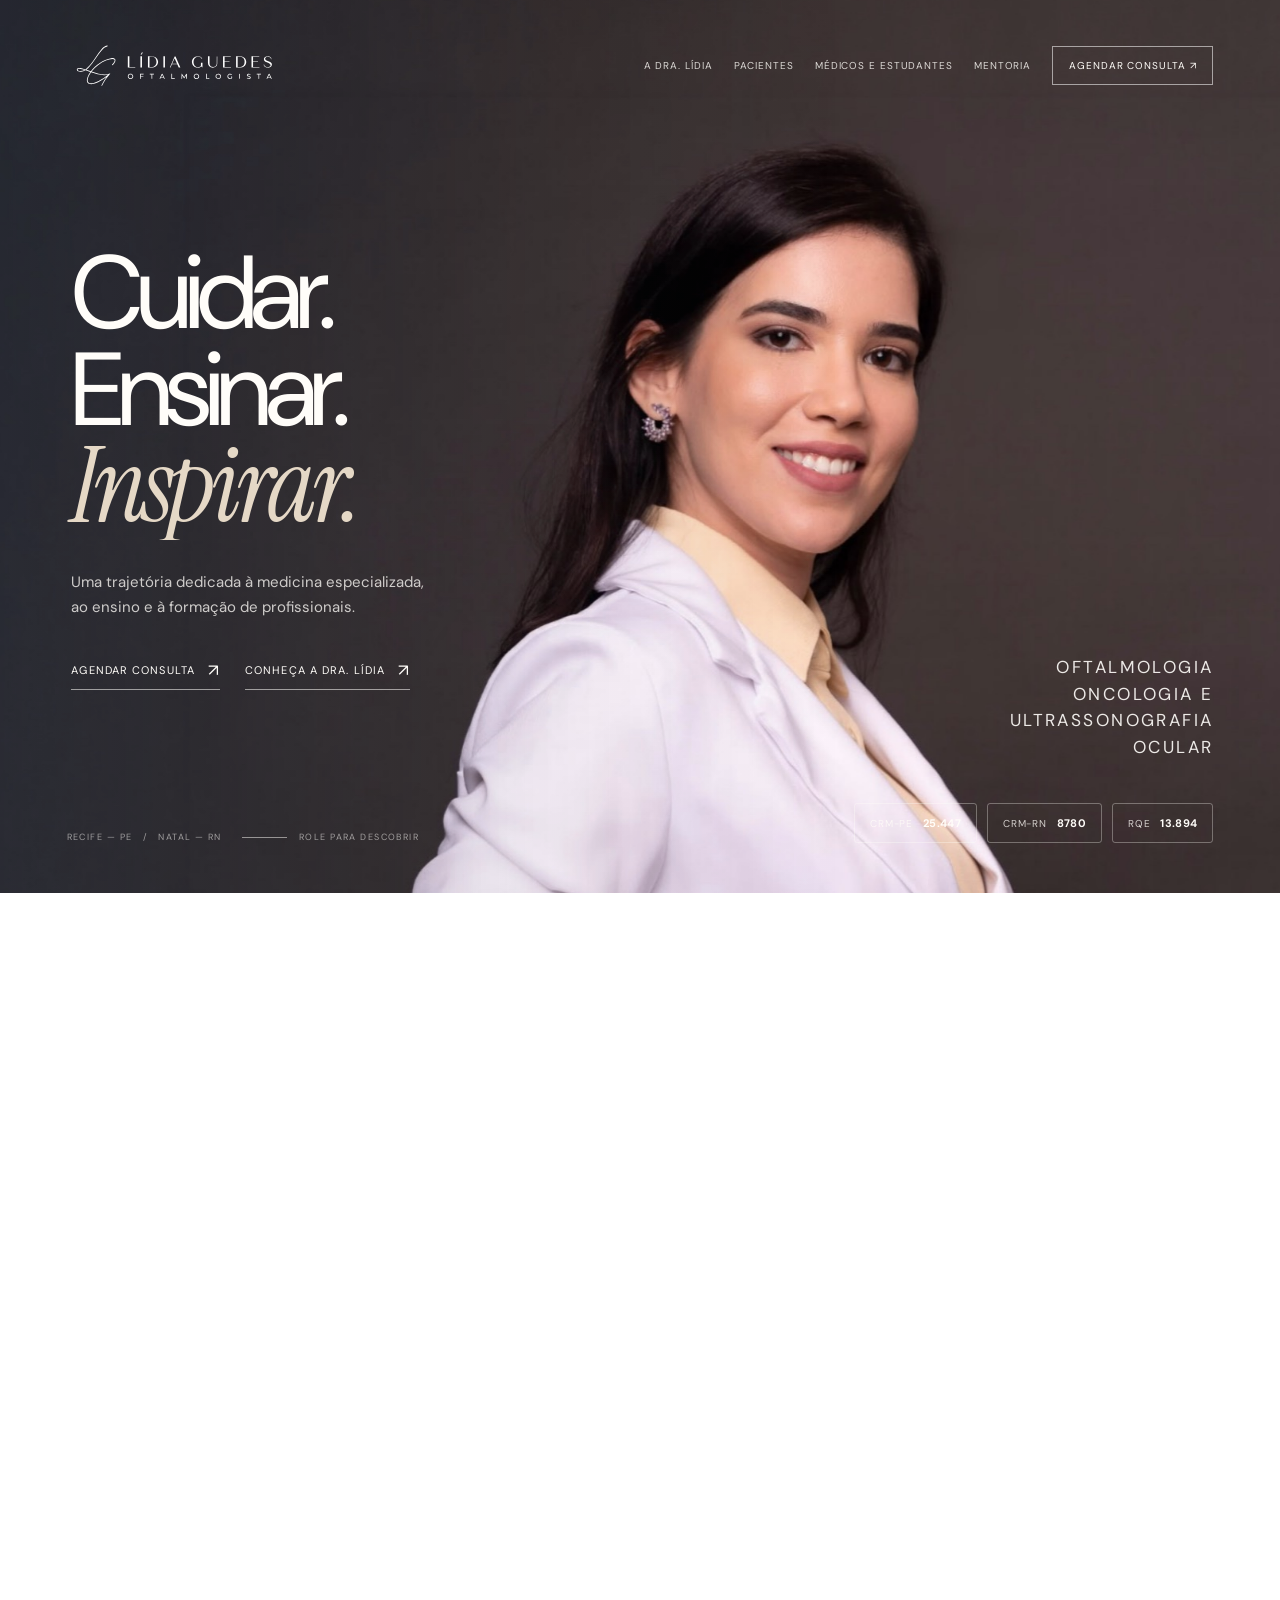
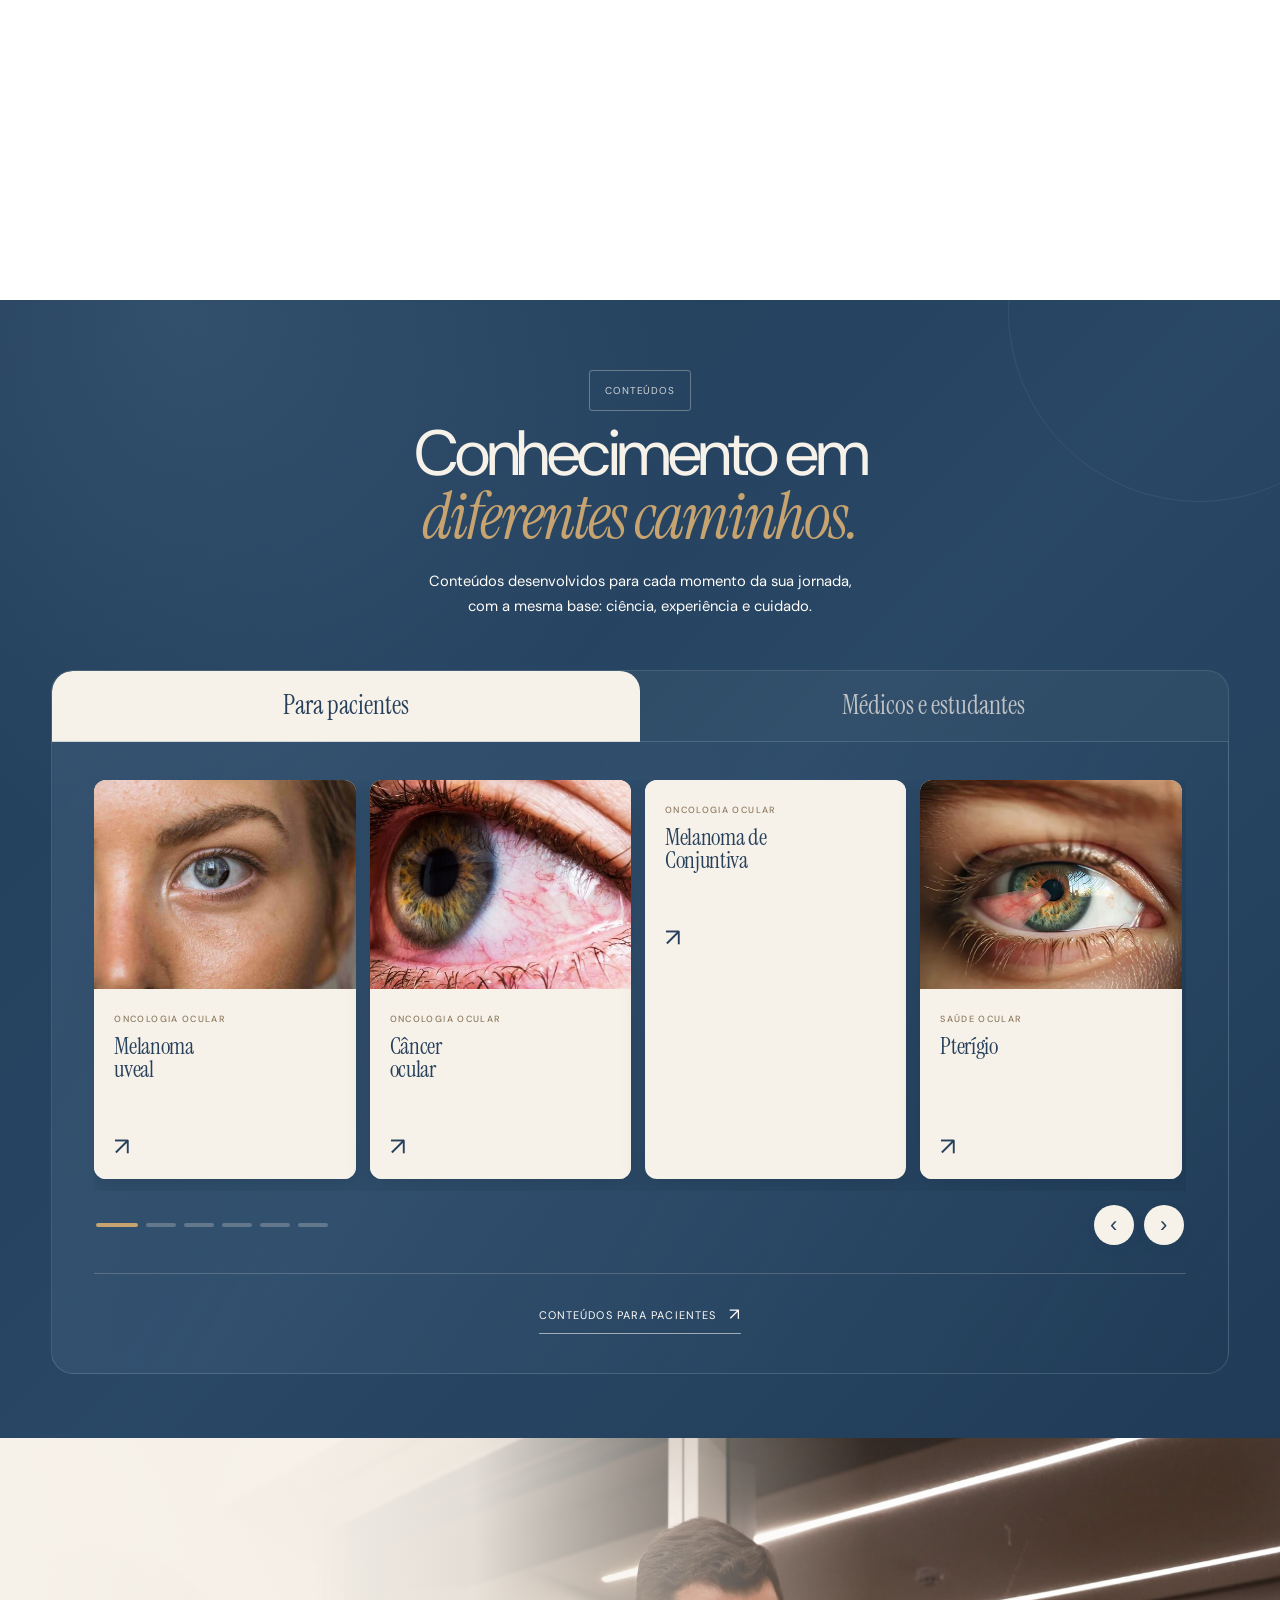
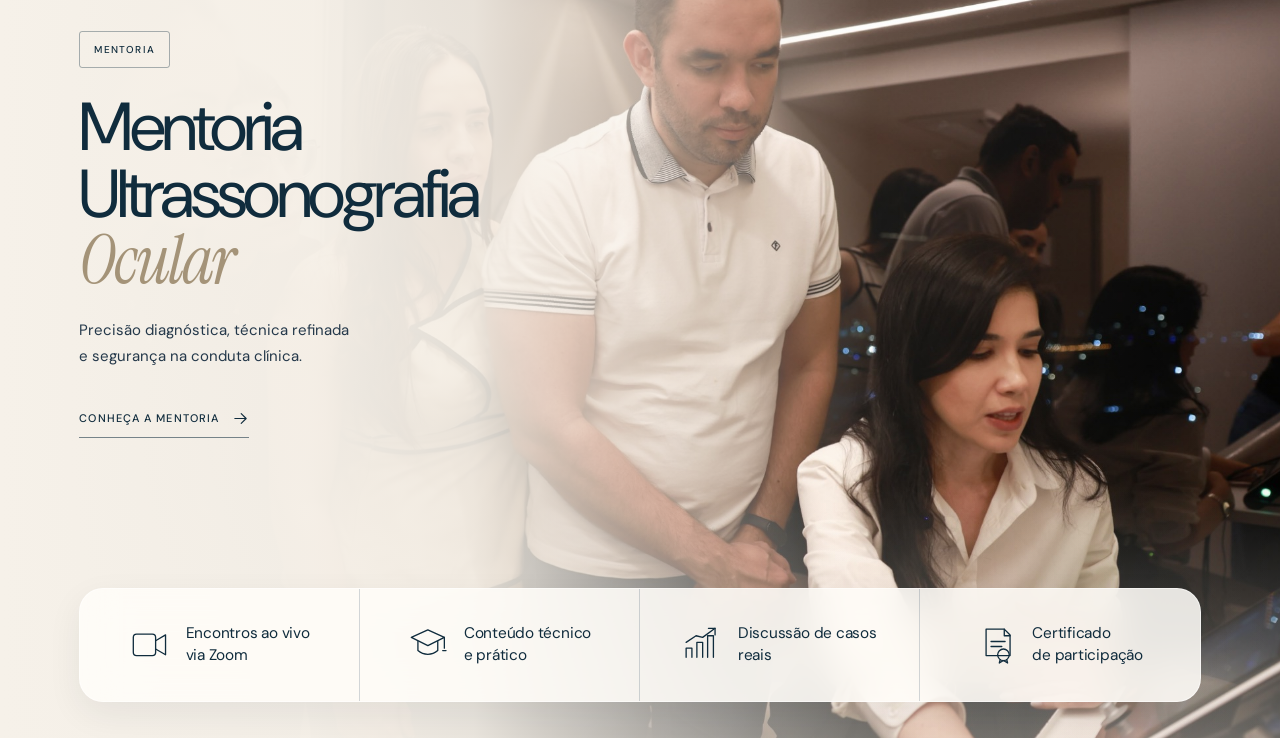
<file: index.html>
<!doctype html>
<html lang="pt-BR">
<head>
  <meta charset="utf-8" />
  <meta name="viewport" content="width=device-width, initial-scale=1" />
  <meta name="theme-color" content="#324b67" />
  <title>Dra. Lídia Guedes — Cuidar. Ensinar. Inspirar.</title>
  <link rel="preconnect" href="https://fonts.googleapis.com">
  <link rel="preconnect" href="https://fonts.gstatic.com" crossorigin>
  <link href="https://fonts.googleapis.com/css2?family=DM+Sans:wght@400;500;600;700&family=Instrument+Serif:ital@0;1&display=swap" rel="stylesheet">
  <style>
    :root{--blue:#324b67;--blue-deep:#263c55;--cream:#f6f1e9;--taupe:#a49378;--white:#fffdf9;--sans:'DM Sans',Arial,sans-serif;--serif:'Instrument Serif',Georgia,serif}
    *{box-sizing:border-box}html{scroll-behavior:smooth}body{margin:0;background:var(--blue);color:var(--white);font-family:var(--sans)}a{color:inherit;text-decoration:none}button,a{-webkit-tap-highlight-color:transparent}
    .hero{min-height:100svh;position:relative;overflow:hidden;background:var(--blue);isolation:isolate}
    .hero::before{content:"";position:absolute;inset:0;background:radial-gradient(ellipse at 73% 47%,rgba(255,255,255,.08),transparent 35%),linear-gradient(120deg,transparent 35%,rgba(18,31,46,.14));z-index:-1}
    .header{position:fixed;z-index:10;top:0;left:0;right:0;display:flex;align-items:center;justify-content:space-between;padding:27px 5.2vw;transition:padding .55s cubic-bezier(.2,.7,.2,1),background .45s,border-color .45s;border-bottom:1px solid transparent}
    .header.scrolled{padding-top:14px;padding-bottom:14px;background:rgba(38,60,85,.88);backdrop-filter:blur(18px);border-color:rgba(255,255,255,.12)}
    .brand{display:flex;align-items:center;width:155px;transition:width .55s}.brand img{width:100%;height:auto;filter:brightness(0) invert(1)}.header.scrolled .brand{width:124px}
    .nav{display:flex;align-items:center;gap:clamp(18px,2.4vw,38px);font-size:11px;letter-spacing:.09em;text-transform:uppercase}.nav a{opacity:.82;transition:opacity .25s}.nav a:hover{opacity:1}.nav .nav-cta{border:1px solid rgba(255,255,255,.55);padding:12px 16px;opacity:1;transition:background .3s,color .3s}.nav .nav-cta:hover{background:var(--cream);color:var(--blue)}
    .menu-toggle{display:none;background:none;border:0;color:white;font:inherit;letter-spacing:.1em;text-transform:uppercase}
    .hero-grid{width:min(1440px,100%);min-height:100svh;margin:auto;padding:140px 5.2vw 66px;display:grid;grid-template-columns:minmax(0,1.12fr) minmax(340px,.78fr);gap:clamp(35px,6vw,100px);align-items:center}
    .copy{position:relative;z-index:2;padding:12px 0 30px}.eyebrow{font-size:10px;letter-spacing:.22em;line-height:1.8;text-transform:uppercase;color:rgba(255,253,249,.75);display:flex;align-items:center;gap:12px;margin:0 0 27px;opacity:0;animation:rise .8s .12s forwards}.eyebrow:before{content:"";width:27px;height:1px;background:var(--taupe)}
    h1{font-weight:400;font-size:clamp(64px,8.3vw,132px);line-height:.79;letter-spacing:-.075em;margin:0 0 34px;max-width:800px}
    h1 .line{display:block;overflow:hidden;padding:0 .04em .11em;margin-left:-.04em}h1 .word{display:inline-block;transform:translateY(115%);filter:blur(9px);opacity:0;animation:cinema-title-in 1.25s cubic-bezier(.16,1,.3,1) forwards}h1 .line:nth-child(1) .word{animation-delay:.25s}h1 .line:nth-child(2) .word{animation-delay:.42s}h1 .line:nth-child(3) .word{animation-delay:.59s}h1 .serif{font-family:var(--serif);font-weight:400;font-style:italic;letter-spacing:-.045em;color:#e5d8c6}
    .support{font-size:clamp(14px,1.1vw,17px);line-height:1.7;color:rgba(255,253,249,.77);max-width:440px;margin:0 0 31px;opacity:0;animation:rise .8s .85s forwards}
    .actions{display:flex;align-items:center;gap:26px;flex-wrap:wrap;opacity:0;animation:rise .8s 1s forwards}.action-link{display:inline-flex;align-items:center;gap:13px;font-size:11px;letter-spacing:.1em;text-transform:uppercase;padding:10px 0;border-bottom:1px solid rgba(255,253,249,.55);transition:gap .3s,border-color .3s}.action-link:hover{gap:19px;border-color:var(--taupe)}.arrow{font-size:17px;line-height:1}
    .portrait-wrap{position:relative;justify-self:stretch;align-self:stretch;min-height:460px;max-height:690px;overflow:hidden;opacity:0;transform:translateY(24px);animation:portrait-in 1.15s .35s cubic-bezier(.2,.7,.2,1) forwards}
    .portrait-wrap::after{content:"";position:absolute;inset:0;background:linear-gradient(180deg,rgba(50,75,103,.04),rgba(38,60,85,.2)),linear-gradient(90deg,var(--blue) 0%,transparent 24%);pointer-events:none}
    .portrait{width:100%;height:100%;position:absolute;inset:0;object-fit:cover;object-position:50% 36%;filter:saturate(.88);transform:scale(1.035);animation:photo-settle 2s .3s cubic-bezier(.2,.7,.2,1) forwards}
    .portrait-note{position:absolute;z-index:2;bottom:24px;right:23px;font-size:9px;letter-spacing:.18em;text-transform:uppercase;color:rgba(255,253,249,.82);writing-mode:vertical-rl}
    .hero-bottom{position:absolute;bottom:25px;left:5.2vw;right:5.2vw;display:flex;justify-content:space-between;align-items:center;color:rgba(255,253,249,.55);font-size:9px;letter-spacing:.16em;text-transform:uppercase}.scroll-note{display:flex;align-items:center;gap:12px}.scroll-line{height:1px;width:45px;background:rgba(255,253,249,.5);position:relative;overflow:hidden}.scroll-line:after{content:"";position:absolute;inset:0;background:var(--cream);transform:translateX(-100%);animation:line-move 1.8s 1.4s infinite}
    @keyframes rise{to{opacity:1;transform:translateY(0)}}@keyframes title-in{to{transform:translateY(0);opacity:1}}@keyframes cinema-title-in{0%{transform:translateY(115%);filter:blur(9px);opacity:0}65%{filter:blur(1.5px);opacity:1}100%{transform:translateY(0);filter:blur(0);opacity:1}}@keyframes portrait-in{to{opacity:1;transform:translateY(0)}}@keyframes photo-settle{to{transform:scale(1)}}@keyframes line-move{50%,100%{transform:translateX(100%)}}
    @media(max-width:850px){.eyebrow-side{top:112px;left:6vw;right:auto;transform:none;width:min(88%,520px);font-size:9px;letter-spacing:.16em;line-height:1.8}.header{padding:20px 6vw}.brand{width:132px}.header.scrolled .brand{width:112px}.menu-toggle{display:block;font-size:10px;cursor:pointer}.nav{display:none;position:absolute;top:100%;left:0;right:0;background:rgba(38,60,85,.97);padding:24px 6vw 30px;flex-direction:column;align-items:flex-start;gap:22px}.nav.open{display:flex}.nav .nav-cta{margin-top:4px}.hero-grid{padding:112px 6vw 82px;grid-template-columns:1fr;gap:25px;align-content:start}.copy{padding:25px 0 0}.eyebrow{margin-bottom:24px}h1{font-size:clamp(62px,13.5vw,105px);margin-bottom:24px}.support{max-width:520px}.portrait-wrap{min-height:0;height:54svh;max-height:570px;margin-left:13%;margin-top:5px}.portrait-wrap::after{background:linear-gradient(180deg,var(--blue) 0%,transparent 18%,rgba(38,60,85,.1) 100%)}.hero-bottom{bottom:18px;left:6vw;right:6vw}.hero-bottom .location{display:none;transform:translateY(-42px)}}
    @media(max-width:430px){h1{font-size:17vw}.hero-grid{padding-top:100px}.eyebrow{font-size:8px;letter-spacing:.16em}.support{font-size:14px}.portrait-wrap{height:47svh;margin-left:8%}.hero-bottom{font-size:8px}}
    @media(prefers-reduced-motion:reduce){*,*::before,*::after{animation-duration:.01ms!important;animation-iteration-count:1!important;scroll-behavior:auto!important;transition-duration:.01ms!important}}

    /* Ajustes finais do hero: texto original preservado, retrato em tela cheia */
    .hero{min-height:100svh;position:relative;overflow:hidden;background:var(--blue);isolation:isolate}
    .hero::before{content:"";position:absolute;inset:0;z-index:0;pointer-events:none;background:linear-gradient(90deg,rgba(50,75,103,.99) 0%,rgba(50,75,103,.97) 28%,rgba(50,75,103,.84) 43%,rgba(50,75,103,.40) 58%,rgba(50,75,103,.04) 76%),linear-gradient(0deg,rgba(38,60,85,.20),transparent 30%)}
    .header{z-index:10;padding:25px 5.2vw}
    .brand{width:245px;flex-shrink:0}.header.scrolled .brand{width:205px}
    .nav{gap:clamp(12px,1.65vw,27px);font-size:10px;white-space:nowrap}
    .hero-grid{position:relative;z-index:2;width:100%;min-height:100svh;margin:0;padding:150px 6.2vw 90px;display:flex;align-items:center;}
    .copy{position:relative;z-index:3;width:min(48%,660px);padding:0 0 20px}
    .eyebrow{font-size:10px;letter-spacing:.19em;margin-bottom:26px}
    h1{font-size:clamp(72px,8.1vw,126px);line-height:.82;letter-spacing:-.065em;margin-bottom:30px;max-width:700px}
    .support{max-width:455px;font-size:clamp(15px,1.15vw,18px);line-height:1.7;margin-bottom:31px}
    .actions{gap:25px}
    .action-link{font-size:11px}
    .portrait-wrap{position:absolute;inset:0;z-index:1;width:100%;height:100%;min-height:0;max-height:none;margin:0;opacity:0;overflow:hidden;animation:portrait-in 1.15s .2s cubic-bezier(.2,.7,.2,1) forwards;pointer-events:none}
    .portrait-wrap::after{content:"";position:absolute;inset:0;background:linear-gradient(90deg,rgba(50,75,103,.55) 0%,rgba(50,75,103,.10) 48%,transparent 68%);pointer-events:none}
    .portrait{width:100%;height:100%;position:absolute;inset:0;object-fit:cover;object-position:62% 24%;filter:saturate(.9);transform:scale(1.015);animation:photo-settle 2s .3s cubic-bezier(.2,.7,.2,1) forwards}
    .portrait-note{display:none}
    .hero-bottom{z-index:4}
    /* A chamada de especialidade passa para a terceira coluna visual, à direita da foto. */
    .eyebrow-side{position:absolute;z-index:4;top:50%;right:6.2vw;transform:translateY(-50%);width:min(24vw,330px);margin:0;display:flex;align-items:center;gap:14px;font-size:clamp(15px,1.35vw,21px);line-height:1.65;letter-spacing:.14em;text-transform:uppercase;color:rgba(255,253,249,.9);opacity:0;animation:rise .8s .12s forwards}
    .eyebrow-side:before{content:"";display:block;flex:0 0 28px;height:1px;background:var(--taupe)}
    @media(max-width:1050px){.eyebrow-side{right:4vw;width:22vw;font-size:clamp(13px,1.5vw,17px)}.brand{width:200px}.header.scrolled .brand{width:175px}.nav{gap:12px;font-size:9px}.copy{width:53%}.hero::before{background:linear-gradient(90deg,rgba(50,75,103,.99) 0%,rgba(50,75,103,.94) 37%,rgba(50,75,103,.68) 57%,rgba(50,75,103,.12) 83%)}}
    @media(max-width:850px){.eyebrow-side{top:112px;left:6vw;right:auto;transform:none;width:min(88%,520px);font-size:9px;letter-spacing:.16em;line-height:1.8}.header{padding:20px 6vw}.brand{width:175px}.header.scrolled .brand{width:150px}.nav{display:none;position:absolute;top:100%;left:0;right:0;background:rgba(38,60,85,.97);padding:24px 6vw 30px;flex-direction:column;align-items:flex-start;gap:22px;font-size:11px}.nav.open{display:flex}.menu-toggle{display:block;font-size:10px;cursor:pointer}.hero-grid{padding:125px 6vw 82px;min-height:100svh;align-items:flex-start}.copy{width:min(100%,600px);padding-top:30px}.eyebrow{font-size:9px;letter-spacing:.16em;margin-bottom:23px}h1{font-size:clamp(65px,12.5vw,100px);margin-bottom:24px}.support{max-width:480px;font-size:15px}.portrait-wrap{inset:0}.portrait{object-position:60% 22%}.hero::before{background:linear-gradient(90deg,rgba(50,75,103,.98) 0%,rgba(50,75,103,.91) 45%,rgba(50,75,103,.48) 76%,rgba(50,75,103,.22) 100%),linear-gradient(0deg,rgba(38,60,85,.30),transparent 35%)}.portrait-wrap::after{background:linear-gradient(180deg,rgba(50,75,103,.12),rgba(50,75,103,.04) 45%,rgba(38,60,85,.30))}.hero-bottom{bottom:18px;left:6vw;right:6vw}.hero-bottom .location{display:none}}
    @media(max-width:500px){.eyebrow-side{top:100px;font-size:8px;letter-spacing:.12em;width:95%}.brand{width:155px}.header.scrolled .brand{width:135px}.hero-grid{padding-top:112px}.copy{padding-top:24px}.eyebrow{font-size:8px;letter-spacing:.12em;max-width:95%}h1{font-size:clamp(60px,14.5vw,78px);line-height:.86;letter-spacing:-.06em}.support{font-size:14px;max-width:360px}.actions{align-items:flex-start;flex-direction:column;gap:10px}.action-link{font-size:10px}.portrait{object-position:59% 20%}.hero::before{background:linear-gradient(90deg,rgba(50,75,103,.98) 0%,rgba(50,75,103,.91) 48%,rgba(50,75,103,.58) 78%,rgba(50,75,103,.34) 100%),linear-gradient(0deg,rgba(38,60,85,.35),transparent 45%)}}
    @media(prefers-reduced-motion:reduce){.portrait-wrap,.portrait,h1 .word,.eyebrow,.support,.actions{animation:none!important;opacity:1!important;transform:none!important}}

  </style>

<style id="hero-photo-correction">
/* Correção pontual: ampliar e subir a foto sem alterar conteúdo ou layout aprovado. */
@media (min-width: 851px) {
  .portrait { object-fit: cover !important; object-position: 60% 28% !important; transform: scale(1) !important; }
  .portrait-wrap::after { background: linear-gradient(90deg, rgba(50,75,103,.30) 0%, rgba(50,75,103,.06) 42%, transparent 66%) !important; }
}
@media (max-width: 850px) {
  .portrait { object-position: 60% 24% !important; transform: scale(1) !important; }
}

    .hero-bottom{gap:20px;align-items:flex-end}
    .hero-credentials{display:flex;align-items:center;gap:10px;margin-left:auto;margin-right:0;color:rgba(255,253,249,.78);transform:translateY(-42px)}
    .hero-bottom .location,.hero-bottom .scroll-note{transform:translateY(-42px)}
    .hero-credentials span{display:flex;align-items:center;gap:10px;white-space:nowrap;padding:12px 15px;border:1px solid rgba(255,253,249,.32);border-radius:3px;font-size:10px;letter-spacing:.08em;text-transform:uppercase;color:rgba(255,253,249,.78)}
    .hero-credentials strong{color:#fffdf9;font-size:11px;font-weight:700;margin-left:0;letter-spacing:.03em}
    .hero-page-number{display:none}
    @media(max-width:850px){.hero-bottom{align-items:flex-end;flex-wrap:wrap;gap:12px}.hero-credentials{order:3;width:100%;margin:0;gap:8px;flex-wrap:wrap;transform:none}.hero-credentials span{padding:9px 11px;font-size:8px;gap:7px}.hero-credentials strong{font-size:9px}.hero-page-number{display:none}.scroll-note{margin-right:auto}}
</style>
<style id="safe-scroll-animations">
  @keyframes safeRevealUp {
    from { opacity: .01; transform: translate3d(0, 22px, 0); filter: blur(2px); }
    to   { opacity: 1; transform: translate3d(0, 0, 0); filter: blur(0); }
  }
  .safe-reveal.is-animated {
    animation: safeRevealUp .8s cubic-bezier(.2,.7,.2,1) both;
    animation-delay: var(--reveal-delay, 0ms);
  }
  @media (prefers-reduced-motion: reduce) {
    .safe-reveal.is-animated { animation: none; }
  }
</style>
<style id="hero-bottom-safe-margin-adjustment">
  .hero-credentials,
  .hero-bottom .location,
  .hero-bottom .scroll-note {
    position: relative !important;
    top: -32px !important;
    transform: none !important;
  }
  .hero-bottom .location,
  .hero-bottom .scroll-note {
    margin-left: 0 !important;
  }
</style>

<style id="hero-left-alignment-to-location">
  .header .brand {
    position: relative !important;
    left: -12px !important;
  }
  .hero-grid .copy {
    position: relative !important;
    left: -8px !important;
  }
</style>

<style id="hero-specialty-format">
  .eyebrow-side {
    display: block !important;
    text-align: right !important;
    white-space: normal !important;
    width: min(24vw, 330px) !important;
    line-height: 1.55 !important;
  }
  .eyebrow-side::before,
  .eyebrow-side::after {
    content: none !important;
    display: none !important;
  }
  @media (max-width: 850px) {
    .eyebrow-side {
      text-align: right !important;
      width: min(88%, 520px) !important;
    }
  }
</style>


<style id="hero-specialty-alignment-spacing">
  .eyebrow-side {
    top: auto !important;
    right: 5.2vw !important;
    bottom: 139px !important;
    transform: none !important;
    text-align: right !important;
  }
  @media (max-width: 850px) {
    .eyebrow-side {
      top: 112px !important;
      bottom: auto !important;
      right: 6vw !important;
      left: auto !important;
      width: min(88%, 520px) !important;
    }
  }
</style>

<style id="audience-hub-styles">

/* Audience selector + editorial carousels — scoped to the new section only */
.audience-hub{--ah-blue:var(--blue,#324b67);--ah-deep:var(--blue-deep,#263c55);--ah-cream:var(--cream,#f6f1e9);--ah-serif:var(--serif,'Instrument Serif',Georgia,serif);--ah-sans:var(--sans,'DM Sans',Arial,sans-serif);position:relative;overflow:hidden;width:calc(100% - clamp(32px,6vw,96px));margin:clamp(12px,1.8vw,24px) auto clamp(28px,3vw,44px);padding:clamp(36px,4.5vw,60px) 0 clamp(40px,4.5vw,64px);border-radius:24px;background:var(--ah-blue);color:var(--ah-cream)}
.audience-hub:before{content:"";position:absolute;inset:0;background:radial-gradient(ellipse at 0% 18%,rgba(185,205,223,.16),transparent 36%),radial-gradient(ellipse at 100% 88%,rgba(18,34,52,.22),transparent 34%);pointer-events:none}
.audience-inner{position:relative;z-index:1;width:min(1440px,calc(100% - clamp(36px,8.5vw,140px)));margin:0 auto}
.audience-switch-wrap{display:flex;justify-content:center;margin:0 auto clamp(34px,4vw,52px)}
.audience-switch{display:grid;grid-template-columns:1fr 1fr;gap:5px;width:min(610px,100%);padding:5px;border:1px solid rgba(246,241,233,.18);border-radius:999px;background:rgba(246,241,233,.12);box-shadow:inset 0 1px 3px rgba(31,45,60,.06),0 4px 16px rgba(38,60,85,.04)}
.audience-switch button{appearance:none;border:0;cursor:pointer;border-radius:999px;padding:17px 24px;background:transparent;color:var(--ah-cream);font:600 14px/1.2 var(--ah-sans);letter-spacing:.025em;transition:background .35s ease,color .35s ease,box-shadow .35s ease,transform .35s ease}
.audience-switch button[aria-pressed="true"]{background:#f6f1e9;color:var(--ah-deep);box-shadow:0 5px 14px rgba(38,60,85,.2)}
.audience-switch button:focus-visible,.audience-arrow:focus-visible,.audience-card:focus-visible{outline:3px solid #b9c9d8;outline-offset:4px}
.audience-panel[hidden]{display:none!important}.audience-panel{animation:audienceFade .45s ease both}
@keyframes audienceFade{from{opacity:0;transform:translateY(10px)}to{opacity:1;transform:translateY(0)}}
.audience-intro{display:grid;grid-template-columns:minmax(0,1.08fr) minmax(270px,.82fr);align-items:end;gap:clamp(32px,7vw,112px);margin-bottom:clamp(32px,4vw,50px)}
.audience-kicker{margin:0 0 18px;font:500 10px/1.4 var(--ah-sans);letter-spacing:.24em;text-transform:uppercase;color:#d3c1a4}
.audience-heading{margin:0;max-width:790px;font:400 clamp(42px,5.4vw,76px)/.98 var(--ah-serif);letter-spacing:-.025em;color:var(--ah-cream)}
.audience-heading em{display:block;font-weight:400;font-style:italic;color:#c3a77c}
.audience-description{max-width:520px;margin:0 0 5px;font:400 14px/1.9 var(--ah-sans);color:#fffdf9}
.audience-rail-wrap{position:relative;z-index:2;margin:0 calc(clamp(36px,8.5vw,140px) * -0.15);overflow:visible}
.audience-rail{position:relative;z-index:2;display:grid;grid-auto-flow:column;grid-auto-columns:clamp(205px,20.5vw,292px);gap:14px;overflow-x:auto;overflow-y:hidden;padding:0 clamp(16px,1.3vw,24px) 18px;scroll-snap-type:x mandatory;scroll-behavior:smooth;scrollbar-width:none;-webkit-overflow-scrolling:touch}
.audience-rail::-webkit-scrollbar{display:none}
.audience-card{position:relative;z-index:1;isolation:isolate;display:flex;align-items:flex-end;aspect-ratio:3/4;min-width:0;overflow:hidden;border-radius:8px;background:#d8d5d0;color:#fffdf9;text-decoration:none;scroll-snap-align:start;box-shadow:0 12px 28px rgba(31,43,55,.1);transform:translateZ(0)}
.audience-card:before{content:"";position:absolute;z-index:-2;inset:0;background-image:var(--card-image);background-size:cover;background-position:center;transition:transform .7s cubic-bezier(.2,.65,.25,1),filter .5s ease;filter:saturate(.88)}
.audience-card:after{content:"";position:absolute;z-index:-1;inset:0;background:linear-gradient(180deg,rgba(12,20,29,0) 28%,rgba(12,20,29,.24) 53%,rgba(12,20,29,.92) 100%);transition:opacity .4s ease}
.audience-card:hover:before{transform:scale(1.06);filter:saturate(1.05)}.audience-card:hover:after{opacity:.94}
.audience-card-copy{width:100%;padding:22px 20px 21px;transform:translateY(4px);transition:transform .4s ease}.audience-card:hover .audience-card-copy{transform:translateY(0)}
.audience-card-label{display:block;margin-bottom:10px;font:500 9px/1.3 var(--ah-sans);letter-spacing:.2em;text-transform:uppercase;color:rgba(255,253,249,.82)}
.audience-card h3{margin:0;font:400 clamp(25px,2.2vw,34px)/.99 var(--ah-serif);letter-spacing:-.015em;color:#fffdf9}
.audience-card-arrow{display:inline-block;margin-top:15px;font:400 23px/1 var(--ah-sans);transition:transform .3s ease}.audience-card:hover .audience-card-arrow{transform:translateX(5px)}
.audience-controls{display:flex;align-items:center;justify-content:space-between;gap:20px;padding:0 clamp(16px,1.3vw,24px);margin-top:7px}
.audience-progress{display:flex;align-items:center;gap:8px}.audience-progress span{display:block;width:30px;height:4px;border-radius:99px;background:#e5e0d9;transition:background .25s ease,width .25s ease}.audience-progress span.active{width:42px;background:var(--ah-blue)}
.audience-arrows{display:flex;gap:9px}.audience-arrow{display:grid;place-items:center;width:42px;height:42px;border:1px solid rgba(50,75,103,.12);border-radius:50%;background:#f6f1e9;color:var(--ah-deep);font-size:22px;line-height:1;cursor:pointer;box-shadow:0 4px 12px rgba(38,60,85,.06);transition:background .25s ease,color .25s ease,transform .25s ease}.audience-arrow:hover{background:var(--ah-blue);color:#fff;transform:translateY(-2px)}
.audience-closing{display:flex;align-items:center;justify-content:space-between;gap:24px;margin-top:clamp(34px,4vw,54px);padding-top:24px;border-top:1px solid rgba(50,75,103,.15)}
.audience-closing p{margin:0;font:400 clamp(23px,2.6vw,34px)/1.1 var(--ah-serif);color:var(--ah-deep)}
.audience-link{display:inline-flex;align-items:center;gap:12px;flex-shrink:0;padding:13px 0;border-bottom:1px solid var(--ah-blue);color:var(--ah-blue);font:600 10px/1.3 var(--ah-sans);letter-spacing:.13em;text-decoration:none;text-transform:uppercase;transition:gap .25s ease}.audience-link:hover{gap:18px}
@media(min-width:1500px){.audience-rail-wrap{margin-right:-70px}.audience-rail{grid-auto-columns:292px}}
@media(max-width:760px){.audience-hub{padding:70px 0 78px}.audience-inner{width:calc(100% - 36px)}.audience-switch-wrap{margin-bottom:46px}.audience-switch{gap:3px;padding:4px}.audience-switch button{padding:14px 10px;font-size:11px;letter-spacing:0}.audience-intro{grid-template-columns:1fr;gap:18px;margin-bottom:27px}.audience-kicker{margin-bottom:13px}.audience-heading{font-size:clamp(42px,11vw,60px);line-height:.99}.audience-description{font-size:13px;line-height:1.8}.audience-rail-wrap{margin:0 -18px}.audience-rail{grid-auto-columns:min(68vw,250px);gap:12px;padding:0 18px 15px}.audience-card-copy{padding:18px 16px}.audience-card h3{font-size:29px}.audience-controls{padding:0 18px}.audience-progress span{width:20px}.audience-progress span.active{width:32px}.audience-arrow{width:38px;height:38px}.audience-closing{align-items:flex-start;flex-direction:column;gap:14px;margin-top:28px;padding-top:20px}.audience-closing p{font-size:27px}}
@media(prefers-reduced-motion:reduce){.audience-panel,.audience-card:before,.audience-card-copy,.audience-card-arrow,.audience-arrow{animation:none!important;transition:none!important;scroll-behavior:auto!important}}

/* Remoção das frases finais e centralização dos CTAs de cada público. */
.audience-closing{justify-content:center!important;text-align:center!important;margin-top:clamp(24px,3vw,38px)!important;padding-top:20px!important;}
.audience-closing .audience-link{margin-inline:auto!important;}
.audience-closing p{display:none!important;}
</style>

<style id="audience-hub-final-layout-fix">
/* Ajustes finais da seção de públicos: remover bloco arredondado/linha sobreposta e alinhar título e apoio. */
.audience-hub{width:100%!important;margin:0!important;border-radius:0!important;border:0!important;box-shadow:none!important;overflow:visible!important;position:relative!important;}
.audience-hub:before{display:none!important;content:none!important;}
.audience-inner{background:transparent!important;border:0!important;border-radius:0!important;box-shadow:none!important;}
.audience-intro{align-items:start!important;}
.audience-intro>div{align-self:start!important;}
.audience-description{align-self:start!important;margin-top:0!important;}
.audience-rail-wrap{z-index:1!important;}
.audience-rail{z-index:1!important;position:relative!important;}
.audience-card{z-index:1!important;}
@media(max-width:760px){.audience-hub{border-radius:0!important;margin:0!important;width:100%!important;}}
</style>

<style id="audience-hub-reference-layout">
/* Novo layout inspirado na referência aprovada; mudanças limitadas à seção de públicos. */
.audience-hub{background:radial-gradient(ellipse at 14% 0%,rgba(111,145,176,.22),transparent 34%),linear-gradient(135deg,#203b57 0%,#294866 52%,#203b57 100%)!important;color:#f6f1e9!important;padding:clamp(48px,5.5vw,78px) 0 clamp(48px,5vw,72px)!important;margin:0!important;width:100%!important;border-radius:0!important;overflow:hidden!important}
.audience-hub:after{content:"";position:absolute;right:-110px;top:-180px;width:380px;height:380px;border:1px solid rgba(246,241,233,.07);border-radius:50%;pointer-events:none}
.audience-inner{width:min(1370px,calc(100% - clamp(36px,8vw,120px)))!important}
.audience-overview{display:grid;grid-template-columns:minmax(0,1.1fr) minmax(280px,.78fr);align-items:center;gap:clamp(30px,7vw,110px);margin:0 0 clamp(38px,4.5vw,58px)}
.audience-overview .audience-kicker{margin:0 0 12px;color:#f6f1e9!important}
.audience-overview-heading{margin:0;max-width:790px;color:#f6f1e9;font:400 clamp(42px,5vw,70px)/.98 var(--serif,'Instrument Serif',Georgia,serif);letter-spacing:-.03em}
.audience-overview-heading em{color:#c6a36f;font-weight:400}
.audience-overview-copy{max-width:520px;margin:0!important;color:#fffdf9!important;font-family:var(--sans,'DM Sans',Arial,sans-serif)!important;font-size:clamp(14px,1.15vw,17px)!important;font-weight:400!important;font-style:normal!important;line-height:1.7!important;letter-spacing:normal!important;text-transform:none!important;text-shadow:none!important}
.audience-switch-wrap{margin:0!important;display:block!important}
.audience-switch{width:100%!important;max-width:none!important;display:grid!important;grid-template-columns:1fr 1fr!important;gap:0!important;padding:0!important;border:1px solid rgba(205,220,233,.13)!important;border-bottom:0!important;border-radius:22px 22px 0 0!important;background:rgba(246,241,233,.045)!important;box-shadow:none!important;overflow:hidden!important}
.audience-switch button{border-radius:20px 20px 0 0!important;padding:20px 24px!important;font:400 clamp(20px,2vw,30px)/1.2 var(--serif,'Instrument Serif',Georgia,serif)!important;letter-spacing:0!important;color:rgba(246,241,233,.72)!important;background:transparent!important;box-shadow:none!important}
.audience-switch button[aria-pressed="true"]{background:#f6f1e9!important;color:#263f5b!important;box-shadow:none!important}
.audience-panel{margin-top:-1px;padding:clamp(28px,3vw,42px) clamp(22px,3.3vw,48px) clamp(28px,3vw,42px);border:1px solid rgba(205,220,233,.17);border-radius:0 0 22px 22px;background:linear-gradient(120deg,rgba(90,121,151,.28),rgba(30,55,81,.1));}
.audience-intro{grid-template-columns:minmax(0,1.08fr) minmax(270px,.8fr)!important;align-items:start!important;gap:clamp(28px,6vw,90px)!important;margin-bottom:clamp(26px,3vw,38px)!important}
.audience-kicker{color:#c6a36f!important;margin-bottom:13px!important}
.audience-heading{font-size:clamp(28px,2.7vw,40px)!important;line-height:1.08!important;letter-spacing:-.02em!important;max-width:650px!important}
.audience-heading em{display:inline!important;color:#c6a36f!important}
.audience-description{font-size:clamp(13px,1.1vw,16px)!important;line-height:1.75!important;color:#fffdf9!important;margin:2px 0 0!important;max-width:520px!important}
.audience-rail-wrap{margin:0!important;overflow:visible!important}
.audience-rail{grid-auto-columns:calc((100% - 42px)/4)!important;gap:14px!important;padding:0 2px 12px!important;overflow-x:auto!important;overflow-y:visible!important;align-items:stretch!important}
.audience-card{aspect-ratio:auto!important;min-height:0!important;height:auto!important;display:flex!important;flex-direction:column!important;align-items:stretch!important;justify-content:flex-start!important;overflow:hidden!important;border-radius:12px!important;background:#f6f1e9!important;color:#263f5b!important;box-shadow:0 10px 24px rgba(8,22,38,.16)!important;scroll-snap-align:start!important}
.audience-card:before{z-index:0!important;position:relative!important;display:block!important;inset:auto!important;width:100%!important;height:auto!important;aspect-ratio:1.25/1!important;flex:0 0 auto!important;background-image:var(--card-image)!important;background-size:cover!important;background-position:center!important;filter:saturate(.9)!important}
.audience-card:after{display:none!important;content:none!important}
.audience-card-copy{position:relative!important;z-index:1!important;display:flex!important;flex:1 1 auto!important;flex-direction:column!important;align-items:flex-start!important;min-height:170px!important;padding:25px 20px 20px!important;transform:none!important;background:#f6f1e9!important;color:#263f5b!important}
.audience-card-label{font-size:9px!important;color:#8e7b60!important;letter-spacing:.15em!important;margin-bottom:9px!important}
.audience-card h3{font:400 clamp(22px,1.8vw,29px)/1.02 var(--serif,'Instrument Serif',Georgia,serif)!important;color:#263f5b!important;letter-spacing:-.015em!important}
.audience-card-arrow{color:#263f5b!important;margin-top:auto!important;padding-top:17px!important;font-size:25px!important}
.audience-card:hover:before{transform:scale(1.035)!important;filter:saturate(1.02)!important}
.audience-controls{padding:0 2px!important;margin-top:14px!important}
.audience-progress span{background:rgba(246,241,233,.25)!important}.audience-progress span.active{background:#c6a36f!important}
.audience-arrows{gap:10px!important}.audience-arrow{width:40px!important;height:40px!important;background:#f6f1e9!important;color:#263f5b!important;border-color:rgba(246,241,233,.3)!important}.audience-arrow:hover{background:#c6a36f!important;color:#263f5b!important}
.audience-closing{border-top-color:rgba(246,241,233,.2)!important;margin-top:28px!important;padding-top:22px!important}.audience-closing p{color:#f6f1e9!important}.audience-link{color:#c6a36f!important;border-bottom-color:#c6a36f!important}
@media(max-width:900px){.audience-rail{grid-auto-columns:calc((100% - 28px)/3)!important}.audience-intro{grid-template-columns:1fr!important;gap:16px!important}.audience-description{max-width:680px!important}}
@media(max-width:620px){.audience-hub{padding:48px 0 52px!important}.audience-inner{width:calc(100% - 28px)!important}.audience-overview{grid-template-columns:1fr!important;gap:18px!important;margin-bottom:30px!important}.audience-overview-heading{font-size:clamp(40px,11vw,56px)!important}.audience-overview-copy{font-size:14px!important}.audience-switch button{font-size:19px!important;padding:17px 9px!important}.audience-panel{padding:24px 15px 25px!important;border-radius:0 0 18px 18px!important}.audience-heading{font-size:32px!important}.audience-rail{grid-auto-columns:min(76vw,280px)!important;gap:12px!important;padding-bottom:12px!important}.audience-card:before{aspect-ratio:1.2/1!important}.audience-card-copy{min-height:155px!important;padding:20px 17px 17px!important}.audience-card h3{font-size:27px!important}.audience-controls{padding:0!important}.audience-closing{align-items:flex-start!important;flex-direction:column!important;gap:14px!important}}
.audience-panel .audience-rail-wrap{margin-top:0!important}
</style>

<style id="audience-overview-centered">
/* Centralização solicitada apenas no cabeçalho da seção de conteúdos. */
.audience-overview{display:flex!important;flex-direction:column!important;align-items:center!important;justify-content:center!important;gap:20px!important;text-align:center!important;margin-bottom:clamp(34px,4vw,54px)!important}
.audience-overview-title{width:100%!important;text-align:center!important}
.audience-overview .audience-kicker{text-align:center!important;margin:0 0 12px!important}
.audience-overview-heading{max-width:100%!important;text-align:center!important;margin:0 auto!important}
.audience-overview-copy{max-width:760px!important;width:100%!important;text-align:center!important;margin:0 auto!important}
@media(max-width:620px){.audience-overview{gap:16px!important;margin-bottom:30px!important}.audience-overview-heading{font-size:clamp(38px,10vw,54px)!important}.audience-overview-copy{max-width:36ch!important}}
</style>

<style id="audience-cards-equal-height">
/* Padroniza a altura dos cards em todos os carrosséis de público. */
.audience-rail{align-items:stretch!important;grid-auto-rows:1fr!important;}
.audience-card{height:100%!important;min-height:100%!important;align-self:stretch!important;box-sizing:border-box!important;}
.audience-card-copy{box-sizing:border-box!important;min-height:190px!important;height:190px!important;flex:0 0 190px!important;}
.audience-card h3{min-height:2.05em!important;}
@media(max-width:760px){.audience-card-copy{min-height:175px!important;height:175px!important;flex-basis:175px!important;}}
</style>


<style id="audience-cta-match-hero">
/* CTAs da seção de conteúdos seguem o mesmo padrão tipográfico e visual dos links do Hero. */
.audience-closing .audience-link{
  display:inline-flex!important;align-items:center!important;justify-content:center!important;gap:13px!important;
  padding:10px 0!important;border:0!important;border-bottom:1px solid rgba(255,253,249,.55)!important;
  color:#fffdf9!important;font-family:var(--sans,'DM Sans',Arial,sans-serif)!important;
  font-size:11px!important;font-weight:400!important;line-height:1.3!important;letter-spacing:.1em!important;
  text-transform:uppercase!important;text-decoration:none!important;transition:gap .3s,border-color .3s!important;
}
.audience-closing .audience-link:hover{gap:19px!important;border-bottom-color:var(--taupe,#c6a36f)!important}
.audience-closing .audience-link span{font-size:17px!important;line-height:1!important;font-weight:400!important}
</style>

<style id="trajectory-section-styles">

.trajectory-prototype{--navy:#132d48;--navy2:#1d3d5b;--gold:#b39a6b;--ink:#24384a;--muted:#6f7d89;--paper:#fff;--white:#fff;--line:#dedbd3}
.trajectory-prototype *{box-sizing:border-box}
.trajectory-prototype{scroll-behavior:auto}
.trajectory-prototype{margin:0;background:#fff;color:var(--ink);font-family:"DM Sans",sans-serif}
.trajectory-prototype a{color:inherit}
.trajectory-prototype .intro{padding:34px 6vw 30px;display:flex;justify-content:space-between;align-items:center;border-bottom:1px solid var(--line);font-size:11px;letter-spacing:.15em;text-transform:uppercase;color:#667480}
.trajectory-prototype .intro strong{color:var(--navy);font-weight:700}
.trajectory-prototype .intro .demo-note{letter-spacing:0;text-transform:none;font-size:12px;color:var(--muted)}
.trajectory-prototype .spacer-top{height:8vh}
.trajectory-prototype .story{position:relative}
.trajectory-prototype .story-head{display:none}
.trajectory-prototype .eyebrow{display:flex;align-items:center;gap:12px;color:var(--gold);font-size:11px;font-weight:700;letter-spacing:.19em;text-transform:uppercase}
.trajectory-prototype .eyebrow:before{content:"";width:28px;height:1px;background:var(--gold)}
.trajectory-prototype h1{font-family:"Instrument Serif",serif;font-weight:400;font-size:clamp(48px,7vw,94px);line-height:.94;letter-spacing:-.035em;color:var(--navy);max-width:800px;margin:26px 0 22px}
.trajectory-prototype h1 em{color:var(--gold);font-weight:400}
.trajectory-prototype .lead{max-width:510px;font-size:15px;line-height:1.8;color:#697783}
.trajectory-prototype .scroll-stage{height:1000vh;position:relative}
.trajectory-prototype .sticky-wrap{height:100vh;position:sticky;top:0;display:flex;align-items:center;overflow:hidden;background:#fff}
.trajectory-prototype .sticky-inner{width:100%;max-width:1440px;margin:0 auto;padding:3vh 6vw;display:block}
.trajectory-prototype .timeline-content{width:100%;display:grid;grid-template-columns:minmax(280px,.85fr) minmax(380px,1.15fr);gap:clamp(35px,7vw,110px);align-items:center}
.trajectory-prototype .scroll-headline{position:absolute;inset:0;z-index:5;display:flex;flex-direction:column;justify-content:center;align-items:flex-start;padding:8vh 10vw;background:#fff;transition:none;pointer-events:none;will-change:opacity,transform}
.trajectory-prototype .scroll-headline .eyebrow{display:inline-flex!important;align-items:center;justify-content:center;gap:7px;margin:0 0 24px;padding:10px 12px;min-height:38px;border:1px solid #cfcac0!important;border-radius:3px;background:transparent!important;color:var(--gold)!important;font-size:11px;font-weight:500;letter-spacing:.04em;text-transform:uppercase;white-space:nowrap;opacity:0;will-change:opacity;box-sizing:border-box;line-height:1.2}
.trajectory-prototype .scroll-headline .eyebrow:before{display:none!important;content:none!important}
.trajectory-prototype .scroll-headline h1{font-size:clamp(58px,9vw,124px);max-width:1050px;margin:0;line-height:1.02}
.trajectory-prototype .scroll-headline h1 .word{display:inline-block;margin-right:.2em;color:var(--navy);opacity:0;transition:none;will-change:opacity}
.trajectory-prototype .scroll-headline h1 em{color:var(--gold);font-style:italic}
.trajectory-prototype .scroll-headline h1 .word.accent-italic{color:var(--gold);font-style:italic}
.trajectory-prototype .timeline-content{width:100%;opacity:0;transform:translateY(42px);transition:none;will-change:opacity,transform}
.trajectory-prototype .visual-side{position:relative;min-height:min(66vh,650px);display:flex;align-items:center}
.trajectory-prototype .image-frame{position:relative;width:100%;height:min(63vh,610px);min-height:390px;overflow:hidden;border-radius:2px;background:var(--navy)}
.trajectory-prototype .image-frame:after{content:"";position:absolute;inset:0;background:linear-gradient(180deg,transparent 48%,rgba(12,30,48,.6));pointer-events:none}
.trajectory-prototype .chapter-image{position:absolute;inset:0;width:100%;height:100%;object-fit:cover;opacity:0;transform:scale(1.06);transition:opacity .25s linear;filter:saturate(.8)}
.trajectory-prototype .chapter-image.active{opacity:1}
.trajectory-prototype .image-caption{position:absolute;z-index:2;left:25px;right:25px;bottom:24px;color:white}
.trajectory-prototype .image-caption small{display:block;color:#e0cba1;font-size:10px;letter-spacing:.18em;text-transform:uppercase;margin-bottom:8px}
.trajectory-prototype .image-caption strong{font-family:"Instrument Serif",serif;font-size:clamp(26px,3vw,40px);font-weight:400;line-height:1.05}
.trajectory-prototype .vertical-index{position:absolute;left:-24px;top:50%;transform:translateY(-50%);writing-mode:vertical-rl;letter-spacing:.2em;font-size:10px;color:var(--gold)}
.trajectory-prototype .text-side{padding:4vh 0;max-width:590px}
.trajectory-prototype .chapter-heading{display:flex;flex-direction:column;align-items:flex-start;gap:0}
.trajectory-prototype .step-count{font-size:11px;color:#f7f5f0;letter-spacing:.04em;font-weight:500;text-transform:uppercase;display:inline-flex;align-items:center;justify-content:center;gap:7px;border:1px solid #cfcac0;border-radius:3px;padding:10px 12px;white-space:nowrap;min-height:38px;background:transparent;margin:0 0 8px}
.trajectory-prototype .step-count span{display:none}
.trajectory-prototype .step-count b{font-weight:700;color:var(--gold)}
.trajectory-prototype .chapter-title{white-space:pre-line;font-family:"Instrument Serif",serif;font-weight:400;color:var(--navy);font-size:clamp(36px,4.2vw,59px);line-height:1.02;letter-spacing:-.02em;margin:12px 0 25px;min-height:1.05em}
.trajectory-prototype .reveal-copy{font-size:clamp(17px,1.55vw,21px);line-height:1.85;color:#a3a9ad;max-width:560px}
.trajectory-prototype .reveal-copy .word{display:inline-block;margin-right:.27em;color:#a3a9ad;transition:color .08s linear}
.trajectory-prototype .reveal-copy .word.revealed{color:var(--ink)}
.trajectory-prototype .qualification{display:flex;gap:14px;align-items:flex-start;margin-top:30px;padding-top:22px;border-top:1px solid var(--line);opacity:0;transform:translateY(8px);transition:opacity .2s linear,transform .2s linear}
.trajectory-prototype .qualification.visible{opacity:1;transform:translateY(0)}
.trajectory-prototype .qualification .dot{width:7px;height:7px;border-radius:50%;background:var(--gold);margin-top:7px;flex-shrink:0}
.trajectory-prototype .qualification p{margin:0;color:var(--muted);font-size:13px;line-height:1.7}
.trajectory-prototype .progress-row{display:flex;align-items:center;gap:13px;margin-top:35px;color:#87919a;font-size:10px;letter-spacing:.14em;text-transform:uppercase}
.trajectory-prototype .progress-track{height:2px;background:#dcd9d1;flex:1;max-width:210px}
.trajectory-prototype .progress-fill{height:100%;width:0;background:var(--gold)}
.trajectory-prototype .progress-num{color:var(--navy);min-width:35px}
.trajectory-prototype .end-note{background:var(--navy);color:white;padding:12vh 8vw;text-align:center}
.trajectory-prototype .end-note p{font-size:10px;text-transform:uppercase;letter-spacing:.2em;color:#d2b783}
.trajectory-prototype .end-note h2{font-family:"Instrument Serif",serif;font-size:clamp(38px,6vw,76px);font-weight:400;line-height:1.05;max-width:850px;margin:20px auto}
.trajectory-prototype .end-note h2 em{color:#d2b783}
.trajectory-prototype .end-note .sub{max-width:490px;margin:0 auto;color:#d5dce2;font-size:14px;line-height:1.8}
.trajectory-prototype .footer-note{text-align:center;padding:22px;font-size:11px;color:#8b949b}
.trajectory-prototype .eyebrow, .trajectory-prototype .step-count{transition:background-color .22s ease,color .22s ease,border-color .22s ease;cursor:default}
.trajectory-prototype .scroll-headline .eyebrow{pointer-events:auto}
.trajectory-prototype .eyebrow:hover, .trajectory-prototype .step-count:hover, .trajectory-prototype .scroll-headline .eyebrow:hover{background:var(--gold)!important;color:#fff!important;border-color:var(--gold)!important}
.trajectory-prototype .step-count:hover b{color:#fff!important}
@media (max-width:760px){.trajectory-prototype .scroll-headline .eyebrow{display:inline-flex!important;font-size:9px;padding:7px 8px;min-height:30px;margin-bottom:18px;border:1px solid #cfcac0!important;border-radius:3px}
.trajectory-prototype .scroll-headline{padding:7vh 8vw}
.trajectory-prototype .scroll-headline h1{font-size:clamp(52px,13vw,78px)}
.trajectory-prototype .intro{padding:22px 6vw;align-items:flex-start;gap:12px;flex-direction:column}
.trajectory-prototype .intro .demo-note{font-size:11px}
.trajectory-prototype .story-head{padding:5vh 7vw 6vh}
.trajectory-prototype .scroll-stage{height:760vh}
.trajectory-prototype .sticky-wrap{height:100svh;align-items:stretch}
.trajectory-prototype .sticky-inner{padding:4vh 7vw}
.trajectory-prototype .timeline-content{grid-template-columns:1fr;grid-template-rows:36vh 1fr;gap:2vh;align-content:center}
.trajectory-prototype .visual-side{min-height:0;height:36vh}
.trajectory-prototype .image-frame{height:36vh;min-height:0}
.trajectory-prototype .vertical-index{left:-16px;font-size:8px}
.trajectory-prototype .image-caption{left:16px;right:16px;bottom:15px}
.trajectory-prototype .image-caption strong{font-size:28px}
.trajectory-prototype .image-caption small{font-size:9px}
.trajectory-prototype .text-side{padding:0;max-width:none}
.trajectory-prototype .chapter-heading{display:flex;flex-direction:column;align-items:flex-start;gap:0}
.trajectory-prototype .step-count{font-size:9px;padding:7px 8px;min-height:30px;margin:0 0 6px}
.trajectory-prototype .chapter-title{font-size:37px;margin:0 0 12px}
.trajectory-prototype .reveal-copy{font-size:15px;line-height:1.65}
.trajectory-prototype .qualification{margin-top:14px;padding-top:12px}
.trajectory-prototype .qualification p{font-size:11px}
.trajectory-prototype .progress-row{margin-top:14px}
.trajectory-prototype .step-count{font-size:9px}
.trajectory-prototype .spacer-top{height:3vh}}
@media (prefers-reduced-motion:reduce){.trajectory-prototype *{transition:none!important;scroll-behavior:auto!important}}

</style>

<style id="trajectory-scroll-trigger-animation">
/* O título é revelado palavra por palavra conforme a rolagem, como no protótipo original.
   A opacidade é controlada pelo JavaScript; não usamos uma animação temporizada por CSS. */
.trajectory-prototype .scroll-headline .eyebrow{
  opacity:0;
  animation:none!important;
  transform:none!important;
  filter:none!important;
  transition:none!important;
}
.trajectory-prototype .scroll-headline h1 .word{
  opacity:0;
  animation:none!important;
  filter:none!important;
  transform:none!important;
  transition:none!important;
}
@media (prefers-reduced-motion:reduce){
  .trajectory-prototype .scroll-headline .eyebrow,
  .trajectory-prototype .scroll-headline h1 .word{transition:none!important;transform:none!important}
}
</style>

<style id="remove-hero-bottom-blue-line">
  /* A faixa azul vinha do limite inferior do Hero. Cobre apenas a borda
     final com branco, sem mudar o fundo, a foto ou a altura do Hero. */
  #inicio {
    border-bottom: 0 !important;
    box-shadow: none !important;
    outline: 0 !important;
    position: relative;
  }
  #inicio::after {
    content: "" !important;
    display: block !important;
    position: absolute !important;
    left: 0 !important;
    right: 0 !important;
    bottom: 0 !important;
    height: 7px !important;
    background: #fff !important;
    border: 0 !important;
    box-shadow: none !important;
    z-index: 999 !important;
    pointer-events: none !important;
  }
  .trajectory-prototype {
    margin-top: 0 !important;
    border-top: 0 !important;
    box-shadow: none !important;
    outline: 0 !important;
    background: #fff !important;
  }
  .trajectory-prototype > .scroll-stage {
    margin-top: 0 !important;
    border-top: 0 !important;
  }
</style>

<style id="trajectory-editorial-topline">
  .trajectory-prototype .trajectory-topline {
    position: absolute;
    z-index: 8;
    top: 0;
    left: 5.2vw;
    right: 5.2vw;
    min-height: 53px;
    display: flex;
    justify-content: space-between;
    align-items: center;
    gap: 20px;
    padding: 18px 0 17px;
    border-bottom: 1px solid rgba(38, 60, 85, .20);
    background: #fff;
    color: rgba(38, 60, 85, .65);
    font-family: 'DM Sans', sans-serif;
    font-size: 9px;
    line-height: 1.5;
    font-weight: 400;
    letter-spacing: .18em;
    text-transform: uppercase;
    pointer-events: none;
    opacity: 0;
    transition: opacity .16s linear;
  }
  .trajectory-prototype .trajectory-topline span:last-child { text-align: right; }
  @media (max-width: 560px) {
    .trajectory-prototype .trajectory-topline {
      left: 7vw;
      right: 7vw;
      min-height: 58px;
      gap: 8px 14px;
      flex-wrap: wrap;
      align-content: center;
      padding: 13px 0 12px;
      font-size: 8px;
      letter-spacing: .13em;
    }
    .trajectory-prototype .trajectory-topline span:last-child { margin-left: auto; }
  }
</style>





<style id="audience-card-images-original-restored">
  /* Cards de conteúdo: imagens no topo, carregadas pela variável --card-image original. */
  .audience-hub .audience-card {
    display: flex !important;
    flex-direction: column !important;
    align-items: stretch !important;
    justify-content: flex-start !important;
    overflow: hidden !important;
  }
  .audience-hub .audience-card::before {
    content: "" !important;
    display: block !important;
    position: relative !important;
    z-index: 0 !important;
    inset: auto !important;
    width: 100% !important;
    height: auto !important;
    min-height: 0 !important;
    aspect-ratio: 1.2 / 1 !important;
    flex: 0 0 auto !important;
    background-image: var(--card-image) !important;
    background-size: cover !important;
    background-position: center !important;
    background-repeat: no-repeat !important;
    background-color: #d8d5d0 !important;
    filter: saturate(.9) !important;
    transform: scale(1) !important;
    transition: transform .7s cubic-bezier(.2,.65,.25,1), filter .5s ease !important;
  }
  .audience-hub .audience-card::after { display: none !important; content: none !important; }
  .audience-hub .audience-card:hover::before { transform: scale(1.035) !important; filter: saturate(1.02) !important; }
  .audience-hub .audience-card-copy { position: relative !important; z-index: 1 !important; }
  @media (max-width: 620px) {
    .audience-hub .audience-card::before { aspect-ratio: 1.2 / 1 !important; }
  }
  @media (prefers-reduced-motion: reduce) {
    .audience-hub .audience-card::before { transition: none !important; }
  }
</style>

<style id="audience-card-images-original-final-fix">
  /* Restaura o mecanismo original de imagens dos cards, usando a variável --card-image de cada tema. */
  .audience-hub .audience-card {
    display: flex !important; flex-direction: column !important; align-items: stretch !important;
    justify-content: flex-start !important; overflow: hidden !important;
  }
  .audience-hub .audience-card::before {
    content: "" !important; display: block !important; position: relative !important;
    z-index: 0 !important; inset: auto !important; width: 100% !important; height: auto !important;
    min-height: 0 !important; aspect-ratio: 1.25 / 1 !important; flex: 0 0 auto !important;
    background-image: var(--card-image) !important; background-size: cover !important;
    background-position: center !important; background-repeat: no-repeat !important;
    background-color: #d8d5d0 !important; filter: saturate(.9) !important;
    transform: scale(1) !important; transition: transform .7s cubic-bezier(.2,.65,.25,1), filter .5s ease !important;
  }
  .audience-hub .audience-card::after { display: none !important; content: none !important; }
  .audience-hub .audience-card:hover::before { transform: scale(1.035) !important; filter: saturate(1.02) !important; }
  .audience-hub .audience-card-copy { position: relative !important; z-index: 1 !important; flex: 0 0 190px !important; height: 190px !important; min-height: 190px !important; background: #f6f1e9 !important; }
  @media (max-width: 760px) { .audience-hub .audience-card::before { aspect-ratio: 1.2 / 1 !important; } .audience-hub .audience-card-copy { flex-basis: 175px !important; height: 175px !important; min-height: 175px !important; } }
  @media (prefers-reduced-motion: reduce) { .audience-hub .audience-card::before { transition: none !important; } }
</style>

<style id="audience-card-inline-images-final">
  /* Images embedded in the HTML: no external image URLs are required. */
  .audience-hub .audience-card {
    display: flex !important;
    flex-direction: column !important;
    align-items: stretch !important;
    justify-content: flex-start !important;
    overflow: hidden !important;
  }
  .audience-hub .audience-card::before {
    display: none !important;
    content: none !important;
    background-image: none !important;
  }
  .audience-hub .audience-card-image {
    display: block !important;
    position: relative !important;
    width: 100% !important;
    height: auto !important;
    min-height: 0 !important;
    aspect-ratio: 1.25 / 1 !important;
    object-fit: cover !important;
    object-position: center !important;
    flex: 0 0 auto !important;
    border: 0 !important;
    margin: 0 !important;
    padding: 0 !important;
    opacity: 1 !important;
    visibility: visible !important;
    transform: scale(1) !important;
    filter: saturate(.9) !important;
    transition: transform .7s cubic-bezier(.2,.65,.25,1), filter .5s ease !important;
    background: #d8d5d0 !important;
  }
  .audience-hub .audience-card:hover .audience-card-image {
    transform: scale(1.035) !important;
    filter: saturate(1.02) !important;
  }
  .audience-hub .audience-card::after { display: none !important; content: none !important; }
  .audience-hub .audience-card-copy {
    position: relative !important;
    z-index: 1 !important;
    flex: 0 0 190px !important;
    min-height: 190px !important;
    height: 190px !important;
    background: #f6f1e9 !important;
  }
  @media (max-width: 760px) {
    .audience-hub .audience-card-image { aspect-ratio: 1.2 / 1 !important; }
    .audience-hub .audience-card-copy { flex-basis: 175px !important; height: 175px !important; min-height: 175px !important; }
  }
  @media (prefers-reduced-motion: reduce) {
    .audience-hub .audience-card-image { transition: none !important; }
  }
</style>


<style id="mentoria-new-section-styles">
  /* Nova seção da Mentoria — escopo isolado para preservar o restante do site. */
  .mentor-section {
    --mentor-navy: #102c3d;
    --mentor-blue: #263f56;
    --mentor-cream: #f6f1e9;
    --mentor-taupe: #a49378;
    position: relative;
    background: var(--mentor-cream);
    color: var(--mentor-navy);
    font-family: var(--sans, 'DM Sans', Arial, sans-serif);
    overflow: hidden;
    isolation: isolate;
  }
  .mentor-hero {
    position: relative;
    display: flex;
    align-items: center;
    min-height: min(960px, 100svh);
    min-height: clamp(780px, 100svh, 960px);
    padding: clamp(64px, 8vw, 120px) 6.2vw clamp(190px, 15vw, 235px);
    overflow: hidden;
    isolation: isolate;
    background: var(--mentor-cream);
  }
  .mentor-photo {
    position: absolute;
    z-index: 0;
    inset: 0;
    overflow: hidden;
  }
  .mentor-photo img {
    display: block;
    width: 100%;
    height: 100%;
    object-fit: cover;
    object-position: 58% 44%;
    filter: saturate(.9);
  }
  .mentor-overlay {
    position: absolute;
    z-index: 1;
    inset: 0;
    pointer-events: none;
    background:
      linear-gradient(90deg,
        rgba(246,241,233,1) 0%,
        rgba(246,241,233,.98) 24%,
        rgba(246,241,233,.91) 37%,
        rgba(246,241,233,.58) 49%,
        rgba(246,241,233,.08) 68%,
        rgba(246,241,233,0) 100%),
      linear-gradient(0deg, rgba(246,241,233,.42) 0%, rgba(246,241,233,0) 28%);
  }
  .mentor-copy {
    position: relative;
    z-index: 2;
    width: min(48%, 700px);
    margin-top: -16px;
  }
  .mentor-kicker {
    display: inline-flex;
    align-items: center;
    justify-content: center;
    width: fit-content;
    margin: 0 0 26px;
    padding: 11px 22px;
    border: 1px solid rgba(16,44,61,.35);
    border-radius: 999px;
    color: var(--mentor-navy);
    font: 600 11px/1.2 var(--sans, 'DM Sans', Arial, sans-serif);
    letter-spacing: .19em;
    text-transform: uppercase;
  }
  .mentor-title {
    max-width: 730px;
    margin: 0;
    color: var(--mentor-navy);
    font: 400 clamp(66px, 6.5vw, 100px)/.87 var(--serif, 'Instrument Serif', Georgia, serif);
    letter-spacing: -.035em;
    text-wrap: balance;
  }
  .mentor-subtitle {
    max-width: 560px;
    margin: 28px 0 0;
    color: #24384a;
    font: 400 clamp(20px, 2vw, 29px)/1.38 var(--sans, 'DM Sans', Arial, sans-serif);
    letter-spacing: -.025em;
  }
  .mentor-cta {
    display: inline-flex;
    align-items: center;
    justify-content: center;
    gap: 20px;
    margin-top: 34px;
    padding: 21px 30px;
    min-height: 72px;
    border: 1px solid var(--mentor-navy);
    border-radius: 999px;
    background: var(--mentor-navy);
    color: #fffdf9 !important;
    font: 600 11px/1.2 var(--sans, 'DM Sans', Arial, sans-serif);
    letter-spacing: .15em;
    text-transform: uppercase;
    text-decoration: none !important;
    box-shadow: 0 5px 14px rgba(16,44,61,.08);
    transition: gap .28s ease, background .28s ease, transform .28s ease;
  }
  .mentor-cta:hover { gap: 27px; background: #1d3d53; transform: translateY(-2px); }
  .mentor-cta svg { width: 22px; height: 22px; flex: 0 0 auto; }
  .mentor-benefits {
    position: absolute;
    z-index: 3;
    left: 4.9%;
    right: 4.9%;
    bottom: 36px;
    display: grid;
    grid-template-columns: repeat(4, minmax(0, 1fr));
    align-items: center;
    min-height: 138px;
    padding: 24px 24px;
    border: 1px solid rgba(255,255,255,.52);
    border-radius: 28px;
    background: rgba(255,253,249,.88);
    box-shadow: 0 12px 34px rgba(22,39,52,.07);
    backdrop-filter: blur(18px);
    -webkit-backdrop-filter: blur(18px);
  }
  .mentor-benefit {
    display: flex;
    align-items: center;
    justify-content: center;
    gap: clamp(12px, 1.7vw, 27px);
    min-width: 0;
    min-height: 68px;
    padding: 0 20px;
    color: var(--mentor-navy);
    border-right: 1px solid rgba(38,63,86,.2);
  }
  .mentor-benefit:last-child { border-right: 0; }
  .mentor-benefit svg {
    display: block;
    width: clamp(34px, 3.1vw, 48px);
    height: clamp(34px, 3.1vw, 48px);
    flex: 0 0 auto;
    fill: none;
    stroke: currentColor;
    stroke-width: 1.6;
    stroke-linecap: round;
    stroke-linejoin: round;
  }
  .mentor-benefit span {
    display: block;
    max-width: 180px;
    font: 400 clamp(13px, 1.2vw, 18px)/1.4 var(--sans, 'DM Sans', Arial, sans-serif);
    letter-spacing: -.015em;
  }
  @media (min-width: 1600px) {
    .mentor-hero { min-height: 920px; }
    .mentor-copy { width: min(46%, 720px); }
  }
  @media (max-width: 980px) {
    .mentor-hero { min-height: 900px; align-items: flex-start; padding: 90px 6vw 230px; }
    .mentor-copy { width: min(62%, 620px); }
    .mentor-title { font-size: clamp(60px, 8vw, 86px); }
    .mentor-overlay { background: linear-gradient(90deg,rgba(246,241,233,1) 0%,rgba(246,241,233,.96) 32%,rgba(246,241,233,.75) 51%,rgba(246,241,233,.1) 82%,transparent 100%), linear-gradient(0deg,rgba(246,241,233,.55),transparent 35%); }
    .mentor-benefits { left: 3.5%; right: 3.5%; bottom: 24px; padding: 18px 12px; min-height: 128px; }
    .mentor-benefit { padding: 0 12px; gap: 12px; }
    .mentor-benefit span { font-size: 13px; }
  }
  @media (max-width: 620px) {
    .mentor-hero { min-height: 970px; min-height: max(920px, 100svh); padding: 68px 6vw 390px; align-items: flex-start; }
    .mentor-photo img { object-position: 75% 50%; }
    .mentor-overlay { background: linear-gradient(180deg,rgba(246,241,233,1) 0%,rgba(246,241,233,.98) 31%,rgba(246,241,233,.82) 48%,rgba(246,241,233,.25) 66%,rgba(246,241,233,.05) 100%); }
    .mentor-copy { width: 100%; max-width: 500px; margin-top: 0; }
    .mentor-kicker { margin-bottom: 23px; padding: 9px 16px; font-size: 9px; }
    .mentor-title { font-size: clamp(56px, 13vw, 78px); line-height: .9; max-width: 500px; }
    .mentor-subtitle { font-size: 19px; line-height: 1.4; margin-top: 23px; max-width: 390px; }
    .mentor-cta { min-height: 58px; margin-top: 25px; padding: 17px 22px; font-size: 10px; gap: 15px; }
    .mentor-benefits { left: 5%; right: 5%; bottom: 18px; grid-template-columns: 1fr 1fr; gap: 0; padding: 10px 8px; border-radius: 20px; }
    .mentor-benefit { justify-content: flex-start; min-height: 76px; padding: 10px 12px; gap: 10px; border-right: 0; }
    .mentor-benefit:nth-child(odd) { border-right: 1px solid rgba(38,63,86,.17); }
    .mentor-benefit:nth-child(-n+2) { border-bottom: 1px solid rgba(38,63,86,.17); }
    .mentor-benefit svg { width: 30px; height: 30px; }
    .mentor-benefit span { font-size: 12px; }
  }
  @media (prefers-reduced-motion: reduce) { .mentor-cta { transition: none; } }
</style>

</head>
<body>
  <main class="hero" id="inicio">
    <header class="header" id="header">
      <a class="brand" href="#inicio" aria-label="Dra. Lídia Guedes — início"><img src="assets/home-inline-01.svg" alt="Lídia Guedes — identidade visual" /></a>
      <button class="menu-toggle" id="menuToggle" aria-expanded="false" aria-controls="nav">Menu +</button>
      <nav class="nav" id="nav" aria-label="Navegação principal">
        <a href="#conheca">A Dra. Lídia</a><a href="#pacientes">Pacientes</a><a href="#profissionais">Médicos e estudantes</a><a href="#mentoria">Mentoria</a><a class="nav-cta" href="#agendamento">Agendar consulta ↗</a>
      </nav>
    </header>
    <section class="hero-grid" aria-labelledby="hero-title">
      <div class="copy">
        <h1 id="hero-title"><span class="line"><span class="word">Cuidar.</span></span><span class="line"><span class="word">Ensinar.</span></span><span class="line"><span class="word serif">Inspirar.</span></span></h1>
        <p class="support">Uma trajetória dedicada à medicina especializada,<br>ao ensino e à formação de profissionais.</p>
        <div class="actions"><a class="action-link" href="#agendamento">Agendar consulta <span class="arrow">↗</span></a><a class="action-link" href="#conheca">Conheça a Dra. Lídia <span class="arrow">↗</span></a></div>
      </div>
      <figure class="portrait-wrap"><img class="portrait" src="assets/home-inline-02.jpg" alt="Retrato profissional da Dra. Lídia Guedes"/><figcaption class="portrait-note">Medicina especializada · Recife & Natal</figcaption></figure>
      <p class="eyebrow-side">OFTALMOLOGIA<br>ONCOLOGIA E<br>ULTRASSONOGRAFIA<br>OCULAR</p>
    </section>
    <div class="hero-bottom"><span class="location">Recife — PE &nbsp; / &nbsp; Natal — RN</span><span class="scroll-note"><span class="scroll-line"></span> Role para descobrir</span><div class="hero-credentials" aria-label="Registros profissionais"><span>CRM-PE <strong>25.447</strong></span><span>CRM-RN <strong>8780</strong></span><span>RQE <strong>13.894</strong></span></div></div>
  </main>
<div class="trajectory-prototype">
<section class="story">
<div class="scroll-stage" id="scrollStage"><div class="sticky-wrap"><div class="trajectory-topline" aria-label="Formação e trajetória"><span>FORMAÇÃO E TRAJETÓRIA</span><span>EXPERIÊNCIA · ENSINO · PROPÓSITO</span></div><div class="scroll-headline" id="scrollHeadline"><div class="eyebrow">CONHECIMENTO EM MOVIMENTO</div><h1 id="headlineText">Uma trajetória construída com conhecimento, precisão e cuidado.</h1></div><div class="sticky-inner"><div class="timeline-content" id="timelineContent">
<div class="visual-side"><div class="image-frame">
<img alt="Dra. Lídia em retrato profissional" class="chapter-image active" data-image="0" src="assets/home-inline-03.jpg"/>
<img alt="Dra. Lídia em ambiente clínico de oftalmologia" class="chapter-image" data-image="1" src="assets/home-inline-04.jpg"/>
<img alt="Dra. Lídia em atividade de ensino e apresentação" class="chapter-image" data-image="2" src="assets/home-inline-05.jpg"/>
<img alt="Retrato profissional da Dra. Lídia" class="chapter-image" data-image="3" src="assets/home-inline-06.jpg"/>
<div class="image-caption"><small id="imageKicker">01 / Formação</small><strong id="imageTitle">O início de uma jornada</strong></div>
</div></div>
<div class="text-side"><div class="chapter-heading"><div class="step-count"><span></span><b id="stepLabel">2016</b></div><h2 class="chapter-title" id="chapterTitle">Medicina pela UFRN</h2></div><div aria-live="polite" class="reveal-copy" id="revealCopy"></div><div class="qualification" id="qualification"><span class="dot"></span><p id="qualificationText"></p></div><div class="progress-row"><span>Progresso da narrativa</span><div class="progress-track"><div class="progress-fill" id="progressFill"></div></div><span class="progress-num" id="progressNum">01/04</span></div></div>
</div></div></div></div></section></div>



  

  <section class="audience-hub" id="conteudos-por-publico" aria-label="Conteúdos para pacientes, médicos e estudantes">
    <div class="audience-inner">
      <div class="audience-overview">
        <div class="audience-overview-title">
          <p class="audience-kicker">Conteúdos</p>
          <h2 class="audience-overview-heading"><span class="audience-heading-primary">Conhecimento em</span><br><em>diferentes caminhos.</em></h2>
        </div>
        <p class="audience-overview-copy">Conteúdos desenvolvidos para cada momento da sua jornada,<br>com a mesma base: ciência, experiência e cuidado.</p>
      </div>
      <div class="audience-switch-wrap">
        <div class="audience-switch" role="group" aria-label="Escolha seu perfil">
          <button type="button" id="audience-patients-button" aria-pressed="true" aria-controls="audience-patients">Para pacientes</button>
          <button type="button" id="audience-professionals-button" aria-pressed="false" aria-controls="audience-professionals">Médicos e estudantes</button>
        </div>
      </div>

      <div class="audience-panel" id="audience-patients" role="region" aria-labelledby="audience-patients-title">
        <div class="audience-rail-wrap">
          <div class="audience-rail" id="patients-rail" aria-label="Conteúdos para pacientes">
            <a class="audience-card" href="#melanoma-uveal" style="--card-image:url('assets/home-inline-07.png')"><img class="audience-card-image" src="assets/home-inline-07.png" alt="" aria-hidden="true" decoding="sync"><div class="audience-card-copy"><span class="audience-card-label">Oncologia ocular</span><h3>Melanoma<br>uveal</h3><span class="audience-card-arrow" aria-hidden="true">↗</span></div></a>
            <a class="audience-card" href="#cancer-ocular" style="--card-image:url('assets/home-inline-08.jpg');--card-image:url('assets/home-inline-09.jpg')"><img alt="Imagem clínica aproximada de um olho, usada no tema Câncer ocular" class="audience-card-image" decoding="sync" src="assets/home-inline-09.jpg"/><div class="audience-card-copy"><span class="audience-card-label">Oncologia ocular</span><h3>Câncer<br/>ocular</h3><span aria-hidden="true" class="audience-card-arrow">↗</span></div></a>
            
            <a class="audience-card" href="melanoma-de-conjuntiva.html" style="--card-image:url('assets/melanoma-hero.webp')">
              <div class="audience-card-copy">
                <span class="audience-card-label">Oncologia ocular</span>
                <h3>Melanoma de<br>Conjuntiva</h3>
                <span class="audience-card-arrow" aria-hidden="true">↗</span>
              </div>
            </a>
            <a class="audience-card" href="#pterigio" style="--card-image:url('assets/home-inline-10.png')"><img class="audience-card-image" src="assets/home-inline-10.png" alt="" aria-hidden="true" decoding="sync"><div class="audience-card-copy"><span class="audience-card-label">Saúde ocular</span><h3>Pterígio</h3><span class="audience-card-arrow" aria-hidden="true">↗</span></div></a>
            <a class="audience-card" href="#ultrassonografia-ocular" style="--card-image:url('assets/home-inline-11.png')"><img class="audience-card-image" src="assets/home-inline-11.png" alt="" aria-hidden="true" decoding="sync"><div class="audience-card-copy"><span class="audience-card-label">Exames e diagnóstico</span><h3>Ultrassonografia<br>ocular</h3><span class="audience-card-arrow" aria-hidden="true">↗</span></div></a>
            <a class="audience-card" href="#atendimento" style="--card-image:url('assets/home-inline-12.jpg')"><img class="audience-card-image" src="assets/home-inline-12.jpg" alt="" aria-hidden="true" decoding="sync"><div class="audience-card-copy"><span class="audience-card-label">Atendimento</span><h3>Como posso<br>ajudar</h3><span class="audience-card-arrow" aria-hidden="true">↗</span></div></a>
          </div>
          <div class="audience-controls"><div class="audience-progress" aria-hidden="true"><span class="active"></span><span></span><span></span><span></span><span></span><span></span></div><div class="audience-arrows"><button class="audience-arrow" type="button" data-rail="patients-rail" data-direction="-1" aria-label="Ver conteúdos anteriores">‹</button><button class="audience-arrow" type="button" data-rail="patients-rail" data-direction="1" aria-label="Ver próximos conteúdos">›</button></div></div>
        </div>
        <div class="audience-closing"><a class="audience-link" href="#conteudo-pacientes">Conteúdos para pacientes <span aria-hidden="true">↗</span></a></div>
      </div>

      <div class="audience-panel" id="audience-professionals" role="region" aria-labelledby="audience-professionals-title" hidden>
        <div class="audience-rail-wrap">
          <div class="audience-rail" id="professionals-rail" aria-label="Conteúdos para médicos e estudantes">
            <a class="audience-card" href="#mentoria-ultrassonografia" style="--card-image:url('assets/home-inline-13.jpg')"><img class="audience-card-image" src="assets/home-inline-13.jpg" alt="" aria-hidden="true" decoding="sync"><div class="audience-card-copy"><span class="audience-card-label">Formação</span><h3>Mentoria em<br>Ultrassonografia<br>Ocular</h3><span class="audience-card-arrow" aria-hidden="true">↗</span></div></a>
            <a class="audience-card" href="#conteudo-tecnico" style="--card-image:url('assets/home-inline-14.jpg')"><img class="audience-card-image" src="assets/home-inline-14.jpg" alt="" aria-hidden="true" decoding="sync"><div class="audience-card-copy"><span class="audience-card-label">Conteúdo técnico</span><h3>Ultrassonografia<br>ocular</h3><span class="audience-card-arrow" aria-hidden="true">↗</span></div></a>
            <a class="audience-card" href="#congressos" style="--card-image:url('assets/home-inline-15.jpg')"><img class="audience-card-image" src="assets/home-inline-15.jpg" alt="" aria-hidden="true" decoding="sync"><div class="audience-card-copy"><span class="audience-card-label">Congressos</span><h3>Palestras e<br>atualizações</h3><span class="audience-card-arrow" aria-hidden="true">↗</span></div></a>
            <a class="audience-card" href="#ensino" style="--card-image:url('assets/home-inline-16.jpg')"><img class="audience-card-image" src="assets/home-inline-16.jpg" alt="" aria-hidden="true" decoding="sync"><div class="audience-card-copy"><span class="audience-card-label">Ensino</span><h3>Materiais e<br>referências</h3><span class="audience-card-arrow" aria-hidden="true">↗</span></div></a>
            <a class="audience-card" href="#trajetoria-profissional" style="--card-image:url('assets/home-inline-08.jpg')"><img class="audience-card-image" src="assets/home-inline-08.jpg" alt="" aria-hidden="true" decoding="sync"><div class="audience-card-copy"><span class="audience-card-label">Trajetória profissional</span><h3>Experiência e<br>ensino médico</h3><span class="audience-card-arrow" aria-hidden="true">↗</span></div></a>
          </div>
          <div class="audience-controls"><div class="audience-progress" aria-hidden="true"><span class="active"></span><span></span><span></span><span></span><span></span></div><div class="audience-arrows"><button class="audience-arrow" type="button" data-rail="professionals-rail" data-direction="-1" aria-label="Ver conteúdos anteriores">‹</button><button class="audience-arrow" type="button" data-rail="professionals-rail" data-direction="1" aria-label="Ver próximos conteúdos">›</button></div></div>
        </div>
        <div class="audience-closing"><a class="audience-link" href="#conteudo-medicos-estudantes">Conteúdos para médicos e estudantes <span aria-hidden="true">↗</span></a></div>
      </div>
    </div>
  </section>


  <script>
    const header = document.getElementById('header');
    const toggle = document.getElementById('menuToggle');
    const nav = document.getElementById('nav');
    const updateHeader = () => header.classList.toggle('scrolled', window.scrollY > 24);
    updateHeader(); window.addEventListener('scroll', updateHeader, { passive: true });
    toggle.addEventListener('click', () => { const open = nav.classList.toggle('open'); toggle.setAttribute('aria-expanded', String(open)); toggle.textContent = open ? 'Fechar −' : 'Menu +'; });
    nav.querySelectorAll('a').forEach(link => link.addEventListener('click', () => { nav.classList.remove('open'); toggle.setAttribute('aria-expanded','false'); toggle.textContent='Menu +'; }));
  </script>

<style id="hero-photo-position-fine-tune">
  /* Composição alinhada à captura de referência aprovada: retrato maior, elevado e deslocado levemente à direita. */
  .portrait { object-position: 62% 24% !important; left: -100px !important; width: calc(100% + 100px) !important; transform: translateY(-80px) scale(1.18) !important; }
</style>


<script id="safe-scroll-animations-script">
(() => {
  const selectors = [
    '.hero .hero-copy > *', '.hero .hero-side > *', '.hero .hero-bottom > *',
    '.authority-topline', '.authority-heading h2', '.authority-lede',
    '.authority-credential', '.authority-edu-card',
    '.authority-practice-intro h3', '.authority-practice-intro p',
    '.authority-practice-item'
  ];
  const elements = [...new Set(selectors.flatMap(selector => Array.from(document.querySelectorAll(selector))))];
  if (!elements.length) return;
  elements.forEach((el, index) => {
    el.classList.add('safe-reveal');
    el.style.setProperty('--reveal-delay', `${Math.min(index % 5, 4) * 90}ms`);
  });
  if (window.matchMedia('(prefers-reduced-motion: reduce)').matches || !('IntersectionObserver' in window)) return;
  const observer = new IntersectionObserver(entries => {
    entries.forEach(entry => {
      if (entry.isIntersecting) {
        entry.target.classList.add('is-animated');
        observer.unobserve(entry.target);
      }
    });
  }, { threshold: 0.12 });
  elements.forEach(el => observer.observe(el));
})();
</script>


<script id="audience-hub-interactions">
(() => {
  const root = document.querySelector('.audience-hub');
  if (!root) return;
  const patientButton = root.querySelector('#audience-patients-button');
  const professionalButton = root.querySelector('#audience-professionals-button');
  const patientPanel = root.querySelector('#audience-patients');
  const professionalPanel = root.querySelector('#audience-professionals');
  const setAudience = (audience) => {
    const patients = audience === 'patients';
    patientButton.setAttribute('aria-pressed', String(patients));
    professionalButton.setAttribute('aria-pressed', String(!patients));
    patientPanel.hidden = !patients;
    professionalPanel.hidden = patients;
  };
  patientButton.addEventListener('click', () => setAudience('patients'));
  professionalButton.addEventListener('click', () => setAudience('professionals'));
  root.querySelectorAll('.audience-arrow').forEach(button => {
    button.addEventListener('click', () => {
      const rail = root.querySelector('#' + button.dataset.rail);
      if (!rail) return;
      rail.scrollBy({left: Number(button.dataset.direction) * rail.clientWidth * .78, behavior: 'smooth'});
    });
  });
  root.querySelectorAll('.audience-rail').forEach(rail => {
    const progress = rail.parentElement.querySelector('.audience-progress');
    const dots = [...progress.children];
    const update = () => {
      const max = Math.max(1, rail.scrollWidth - rail.clientWidth);
      const ratio = rail.scrollLeft / max;
      const active = Math.min(dots.length - 1, Math.round(ratio * (dots.length - 1)));
      dots.forEach((dot, index) => dot.classList.toggle('active', index === active));
    };
    rail.addEventListener('scroll', () => window.requestAnimationFrame(update), {passive:true});
    window.addEventListener('resize', update);
    update();
  });
})();
</script>


<script id="trajectory-section-script">

const chapters=[
 {label:'2016',kicker:'01 / Formação',imageTitle:'O início de uma jornada',title:'Medicina\npela UFRN',copy:'Concluída em 2016, essa etapa lançou as bases de sua formação clínica e do caminho que seguiria na área da saúde ocular.',qualification:'Formação médica · Universidade Federal do Rio Grande do Norte'},
 {label:'2020',kicker:'02 / Especialização',imageTitle:'Aprofundar o olhar',title:'Residência em\nOftalmologia',copy:'No Hospital das Clínicas da Universidade Federal de Pernambuco, aprofundou a prática clínica e desenvolveu experiência no cuidado com a visão.',qualification:'Especialização clínica · Hospital das Clínicas da UFPE'},
 {label:'2020–2022',kicker:'03 / Especialização',imageTitle:'Precisão para enxergar além',title:'Fellowship em Oncologia\ne Ultrassonografia Ocular',copy:'Na UNIFESP, direcionou sua formação para o diagnóstico e acompanhamento de condições oculares que exigem investigação especializada.',qualification:'Alta complexidade · Diagnóstico e investigação ocular'},
 {label:'2022 · ATUAÇÃO',kicker:'04 / Propósito',imageTitle:'Compartilhar conhecimento',title:'Cuidar, ensinar e formar\nnovos profissionais.',copy:'Retornou a Recife a convite da Fundação Altino Ventura. Também forma residentes e fellows, com atividades de ensino e trabalho voluntário no HC-UFPE.',qualification:'Ensino médico · Formação de residentes e fellows'}
];
const stage=document.getElementById('scrollStage'),copyEl=document.getElementById('revealCopy'),titleEl=document.getElementById('chapterTitle');
const headline=document.getElementById('scrollHeadline'),headlineText=document.getElementById('headlineText'),timeline=document.getElementById('timelineContent'),topLine=document.querySelector('.trajectory-topline');
const headlineWords=headlineText.textContent.trim().split(/\s+/);headlineText.innerHTML='';const headlineSpans=headlineWords.map((w,i)=>{const span=document.createElement('span');span.className='word';span.style.setProperty('--word-index',String(i));if(/^(conhecimento,|precisão|e|cuidado\.)$/.test(w)&&['conhecimento,','precisão','e','cuidado.'].includes(w))span.classList.add('accent-italic');span.textContent=w;headlineText.appendChild(span);return span});
let words=[];function makeWords(text){copyEl.innerHTML='';words=text.split(/\s+/).map((w)=>{const span=document.createElement('span');span.className='word';span.textContent=w;copyEl.appendChild(span);return span})}
function renderChapter(index,progress){const c=chapters[index];document.getElementById('stepLabel').textContent=c.label;document.getElementById('imageKicker').textContent=c.kicker;document.getElementById('imageTitle').textContent=c.imageTitle;titleEl.innerHTML=c.title.replace(/\n/g,'<br>');document.getElementById('qualificationText').textContent=c.qualification;document.getElementById('progressNum').textContent=String(index+1).padStart(2,'0')+'/04';document.getElementById('progressFill').style.width=(progress*100)+'%';document.querySelectorAll('.chapter-image').forEach((im,i)=>im.classList.toggle('active',i===index));makeWords(c.copy);const visible=Math.floor(progress*words.length);words.forEach((w,i)=>w.classList.toggle('revealed',i<visible));document.getElementById('qualification').classList.toggle('visible',progress>.88)}
makeWords(chapters[0].copy);renderChapter(0,0);
let lastIndex=-1;let smoothedOverall=0;let smoothFramePending=false;let introStartScrollY=null;function update(){const rect=stage.getBoundingClientRect();
// Do not run the trajectory intro while any part of the Hero is still on screen.
if(rect.top>0){introStartScrollY=null;headline.classList.remove('is-active');smoothedOverall=0;}else if(introStartScrollY===null){introStartScrollY=window.scrollY;headline.classList.add('is-active');smoothedOverall=0;}
// Rebase progress at the moment the Hero is fully gone, so a fast wheel/trackpad gesture cannot skip the intro.
const stageEndScrollY=window.scrollY+rect.bottom-window.innerHeight;const remaining=introStartScrollY===null?1:Math.max(1,stageEndScrollY-introStartScrollY);const travelled=introStartScrollY===null?0:window.scrollY-introStartScrollY;const targetOverall=introStartScrollY===null?0:Math.min(Math.max(travelled,0),remaining)/remaining;
// Smoothly interpolate scroll progress across animation frames, keeping the animation reversible and scroll-driven.
smoothedOverall += (targetOverall-smoothedOverall)*0.16;const overall=smoothedOverall;
if(Math.abs(targetOverall-smoothedOverall)>0.00035&&!smoothFramePending){smoothFramePending=true;requestAnimationFrame(()=>{smoothFramePending=false;update()})}else if(Math.abs(targetOverall-smoothedOverall)<=0.00035){smoothedOverall=targetOverall}
// Restore the original scroll-linked word-by-word reveal and the longer readable beat.
// The first 20% of progress after the Hero is fully gone is reserved for the headline.
const eyebrowFade=Math.min(1,Math.max(0,overall/0.035));headline.querySelector('.eyebrow').style.opacity=String(eyebrowFade);
const introProgress=Math.min(overall/0.17,1);
// Each word gradually completes as the user scrolls, rather than appearing on a fixed timer.
headlineSpans.forEach((w,i)=>{const wordProgress=Math.min(1,Math.max(0,(introProgress*headlineSpans.length-i)*1.35));w.style.opacity=String(wordProgress);});
// Keep the fully revealed sentence readable, then fade it upward before the timeline enters.
const headlineFade=Math.min(1,Math.max(0,(overall-0.29)/0.085));headline.style.opacity=String(1-headlineFade);headline.style.transform=`translateY(${-Math.min(window.innerHeight*1.12, window.innerHeight*1.12*headlineFade)}px)`;
const contentEnter=Math.min(1,Math.max(0,(overall-0.36)/0.16));timeline.style.opacity=String(contentEnter);timeline.style.transform=`translateY(${Math.max(0,window.innerHeight*0.72*(1-contentEnter))}px)`;if(topLine)topLine.style.opacity=String(contentEnter);
const storyProgress=Math.min(1,Math.max(0,(overall-0.45)/0.55));const scaled=storyProgress*chapters.length;const index=Math.min(chapters.length-1,Math.floor(scaled));const local=Math.min(1,scaled-index);
if(index!==lastIndex){lastIndex=index;renderChapter(index,local)}else{document.getElementById('progressFill').style.width=(local*100)+'%';const visible=Math.floor(local*words.length);words.forEach((w,i)=>w.classList.toggle('revealed',i<visible));document.getElementById('qualification').classList.toggle('visible',local>.88)}
}
let ticking=false;window.addEventListener('scroll',()=>{if(!ticking){requestAnimationFrame(()=>{update();ticking=false});ticking=true}},{passive:true});window.addEventListener('resize',update);update();

</script>

<style id="audience-heading-font-correction">
/* Apenas a parte branca do título usa a mesma família tipográfica da chamada “Conhecimento em prática”. */
.audience-overview-heading .audience-heading-primary {
  font-family: var(--sans, 'DM Sans', Arial, sans-serif) !important;
  font-style: normal !important;
  font-weight: 400 !important;
  letter-spacing: -.055em !important;
}
</style>



<style id="audience-kicker-rqe-style">
/* Sobretítulo Conteúdos seguindo o mesmo tratamento visual dos registros CRM/RQE do Hero. */
.audience-overview .audience-kicker {
  display: inline-flex !important;
  align-items: center !important;
  gap: 10px !important;
  width: fit-content !important;
  padding: 12px 15px !important;
  border: 1px solid rgba(246, 241, 233, .32) !important;
  border-radius: 3px !important;
  color: rgba(255, 253, 249, .78) !important;
  font-family: var(--sans, 'DM Sans', Arial, sans-serif) !important;
  font-size: 10px !important;
  font-weight: 400 !important;
  line-height: 1.5 !important;
  letter-spacing: .08em !important;
  text-transform: uppercase !important;
  white-space: nowrap !important;
  box-sizing: border-box !important;
}
</style>

<section class="mentor-section" id="mentoria" aria-labelledby="mentor-title">
  <div class="mentor-hero">
    <div class="mentor-photo" aria-hidden="true"><img src="assets/home-inline-17.jpg" alt="" loading="lazy"></div>
    <div class="mentor-overlay" aria-hidden="true"></div>
    <div class="mentor-copy">
      <p class="mentor-kicker">Mentoria</p>
      <h2 class="mentor-title" id="mentor-title"><span class="mentor-title-primary">Mentoria<br>Ultrassonografia</span><br><em>Ocular</em></h2>
      <p class="mentor-subtitle">Precisão diagnóstica, técnica refinada<br class="mentor-desktop-break"> e segurança na conduta clínica.</p>
      <a class="mentor-cta" href="#mentoria-diferenciais" aria-label="Conheça a Mentoria em Ultrassonografia Ocular">
        <span>Conheça a mentoria</span>
        <svg viewBox="0 0 24 24" aria-hidden="true"><path d="M4 12h15M13 5l7 7-7 7" fill="none" stroke="currentColor" stroke-width="1.6" stroke-linecap="round" stroke-linejoin="round"/></svg>
      </a>
    </div>
    <div class="mentor-benefits" id="mentoria-diferenciais" aria-label="Diferenciais da formação">
      <div class="mentor-benefit">
        <svg viewBox="0 0 48 48" aria-hidden="true"><rect x="4" y="11" width="27" height="26" rx="4"/><path d="m31 19 12-7v24l-12-7"/></svg>
        <span>Encontros ao vivo<br>via Zoom</span>
      </div>
      <div class="mentor-benefit">
        <svg viewBox="0 0 48 48" aria-hidden="true"><path d="m4 15 20-9 20 9-20 10L4 15Z"/><path d="M12 20v11c7 6 17 6 24 0V20M44 15v13"/><path d="M42 31h4"/></svg>
        <span>Conteúdo técnico<br>e prático</span>
      </div>
      <div class="mentor-benefit">
        <svg viewBox="0 0 48 48" aria-hidden="true"><path d="M5 39V28h7v11M18 39V21h7v18M31 39V13h7v26M5 21 17 13l8 2 15-11"/><path d="M32 4h8v8"/></svg>
        <span>Discussão de casos<br>reais</span>
      </div>
      <div class="mentor-benefit">
        <svg viewBox="0 0 48 48" aria-hidden="true"><path d="M11 5h22l7 7v25H11z"/><path d="M33 5v8h7M17 20h17M17 26h13"/><circle cx="32" cy="36" r="7"/><path d="m28 42-1 4 5-3 5 3-1-4"/></svg>
        <span>Certificado<br>de participação</span>
      </div>
    </div>
  </div>
</section>


<style id="mentor-identity-adjustments">
/* Ajustes pontuais de tipografia da Mentoria, alinhados ao Hero e à seção Conteúdos. */
.mentor-section .mentor-kicker {
  display: inline-flex !important;
  align-items: center !important;
  width: fit-content !important;
  margin: 0 0 26px !important;
  padding: 10px 14px !important;
  border: 1px solid rgba(16,44,61,.35) !important;
  border-radius: 3px !important;
  color: #102c3d !important;
  font-family: var(--sans, 'DM Sans', Arial, sans-serif) !important;
  font-size: 10px !important;
  font-weight: 500 !important;
  line-height: 1.5 !important;
  letter-spacing: .12em !important;
  text-transform: uppercase !important;
}
.mentor-section .mentor-title {
  max-width: 730px !important;
  margin: 0 !important;
  color: #102c3d !important;
  font-family: var(--sans, 'DM Sans', Arial, sans-serif) !important;
  font-size: clamp(48px, 5.3vw, 76px) !important;
  font-weight: 400 !important;
  font-style: normal !important;
  line-height: .98 !important;
  letter-spacing: -.055em !important;
  text-wrap: balance;
}
.mentor-section .mentor-title-primary {
  color: #102c3d !important;
  font-family: var(--sans, 'DM Sans', Arial, sans-serif) !important;
  font-style: normal !important;
  font-weight: 400 !important;
  letter-spacing: -.055em !important;
}
.mentor-section .mentor-title em {
  color: #a49378 !important;
  font-family: var(--serif, 'Instrument Serif', Georgia, serif) !important;
  font-style: italic !important;
  font-weight: 400 !important;
  letter-spacing: -.035em !important;
}
.mentor-section .mentor-subtitle {
  max-width: 455px !important;
  margin: 25px 0 31px !important;
  color: #24384a !important;
  font-family: var(--sans, 'DM Sans', Arial, sans-serif) !important;
  font-size: clamp(15px, 1.15vw, 18px) !important;
  font-weight: 400 !important;
  line-height: 1.7 !important;
  letter-spacing: 0 !important;
}
.mentor-section .mentor-cta {
  display: inline-flex !important;
  align-items: center !important;
  justify-content: flex-start !important;
  gap: 13px !important;
  margin-top: 0 !important;
  padding: 10px 0 !important;
  min-height: 0 !important;
  border: 0 !important;
  border-bottom: 1px solid rgba(16,44,61,.55) !important;
  border-radius: 0 !important;
  background: transparent !important;
  color: #102c3d !important;
  font-family: var(--sans, 'DM Sans', Arial, sans-serif) !important;
  font-size: 11px !important;
  font-weight: 500 !important;
  line-height: 1.2 !important;
  letter-spacing: .1em !important;
  text-transform: uppercase !important;
  text-decoration: none !important;
  box-shadow: none !important;
  transition: gap .3s ease, border-color .3s ease !important;
}
.mentor-section .mentor-cta:hover { gap: 19px !important; border-bottom-color: #a49378 !important; background: transparent !important; transform: none !important; }
.mentor-section .mentor-cta svg { width: 17px !important; height: 17px !important; flex: 0 0 auto; }
@media (max-width: 760px) {
  .mentor-section .mentor-title { font-size: clamp(43px, 10vw, 62px) !important; }
  .mentor-section .mentor-subtitle { font-size: 15px !important; }
}
</style>


<style id="mentor-benefits-sizing-hover-fix">
/* Faixa de diferenciais: hover individual em azul, sem crescimento ou deslocamento. */
.mentor-section .mentor-benefits {
  left: 6.2vw !important;
  right: 6.2vw !important;
  min-height: 112px !important;
  padding: 0 !important;
  border-radius: 24px !important;
  gap: 0 !important;
  overflow: hidden !important;
  align-items: stretch !important;
}
.mentor-section .mentor-benefit {
  position: relative !important;
  z-index: 1 !important;
  align-self: stretch !important;
  min-height: 112px !important;
  height: 100% !important;
  padding: 16px 14px !important;
  gap: clamp(10px, 1.25vw, 20px) !important;
  border-radius: 0 !important;
  border-right: 1px solid rgba(38,63,86,.2) !important;
  transform: none !important;
  box-shadow: none !important;
  color: var(--mentor-navy) !important;
  background: transparent !important;
  transition: background-color .24s ease, color .24s ease !important;
  cursor: default;
}
.mentor-section .mentor-benefit:last-child { border-right: 0 !important; }
.mentor-section .mentor-benefit:hover {
  z-index: 4 !important;
  transform: none !important;
  background: #324b67 !important;
  color: #fffdf9 !important;
  box-shadow: none !important;
}
.mentor-section .mentor-benefit svg,
.mentor-section .mentor-benefit span {
  color: inherit !important;
  transition: color .24s ease !important;
}
.mentor-section .mentor-benefit:hover svg { color: #c6a36f !important; }
.mentor-section .mentor-benefit:hover span { color: #fffdf9 !important; }
@media (max-width: 980px) {
  .mentor-section .mentor-benefits {
    left: 6.2vw !important;
    right: 6.2vw !important;
    min-height: 108px !important;
    padding: 0 !important;
  }
  .mentor-section .mentor-benefit { min-height: 108px !important; padding: 14px 9px !important; }
}
@media (max-width: 620px) {
  .mentor-section .mentor-benefits {
    left: 6vw !important;
    right: 6vw !important;
    padding: 0 !important;
  }
  .mentor-section .mentor-benefit {
    min-height: 76px !important;
    height: auto !important;
    padding: 10px 12px !important;
    border-radius: 0 !important;
  }
  .mentor-section .mentor-benefit:nth-child(odd) { border-right: 1px solid rgba(38,63,86,.2) !important; }
  .mentor-section .mentor-benefit:nth-child(-n+2) { border-bottom: 1px solid rgba(38,63,86,.2) !important; }
}
@media (prefers-reduced-motion: reduce) {
  .mentor-section .mentor-benefit,
  .mentor-section .mentor-benefit svg,
  .mentor-section .mentor-benefit span { transition: none !important; }
}
</style>




</body>
</html>
</file>
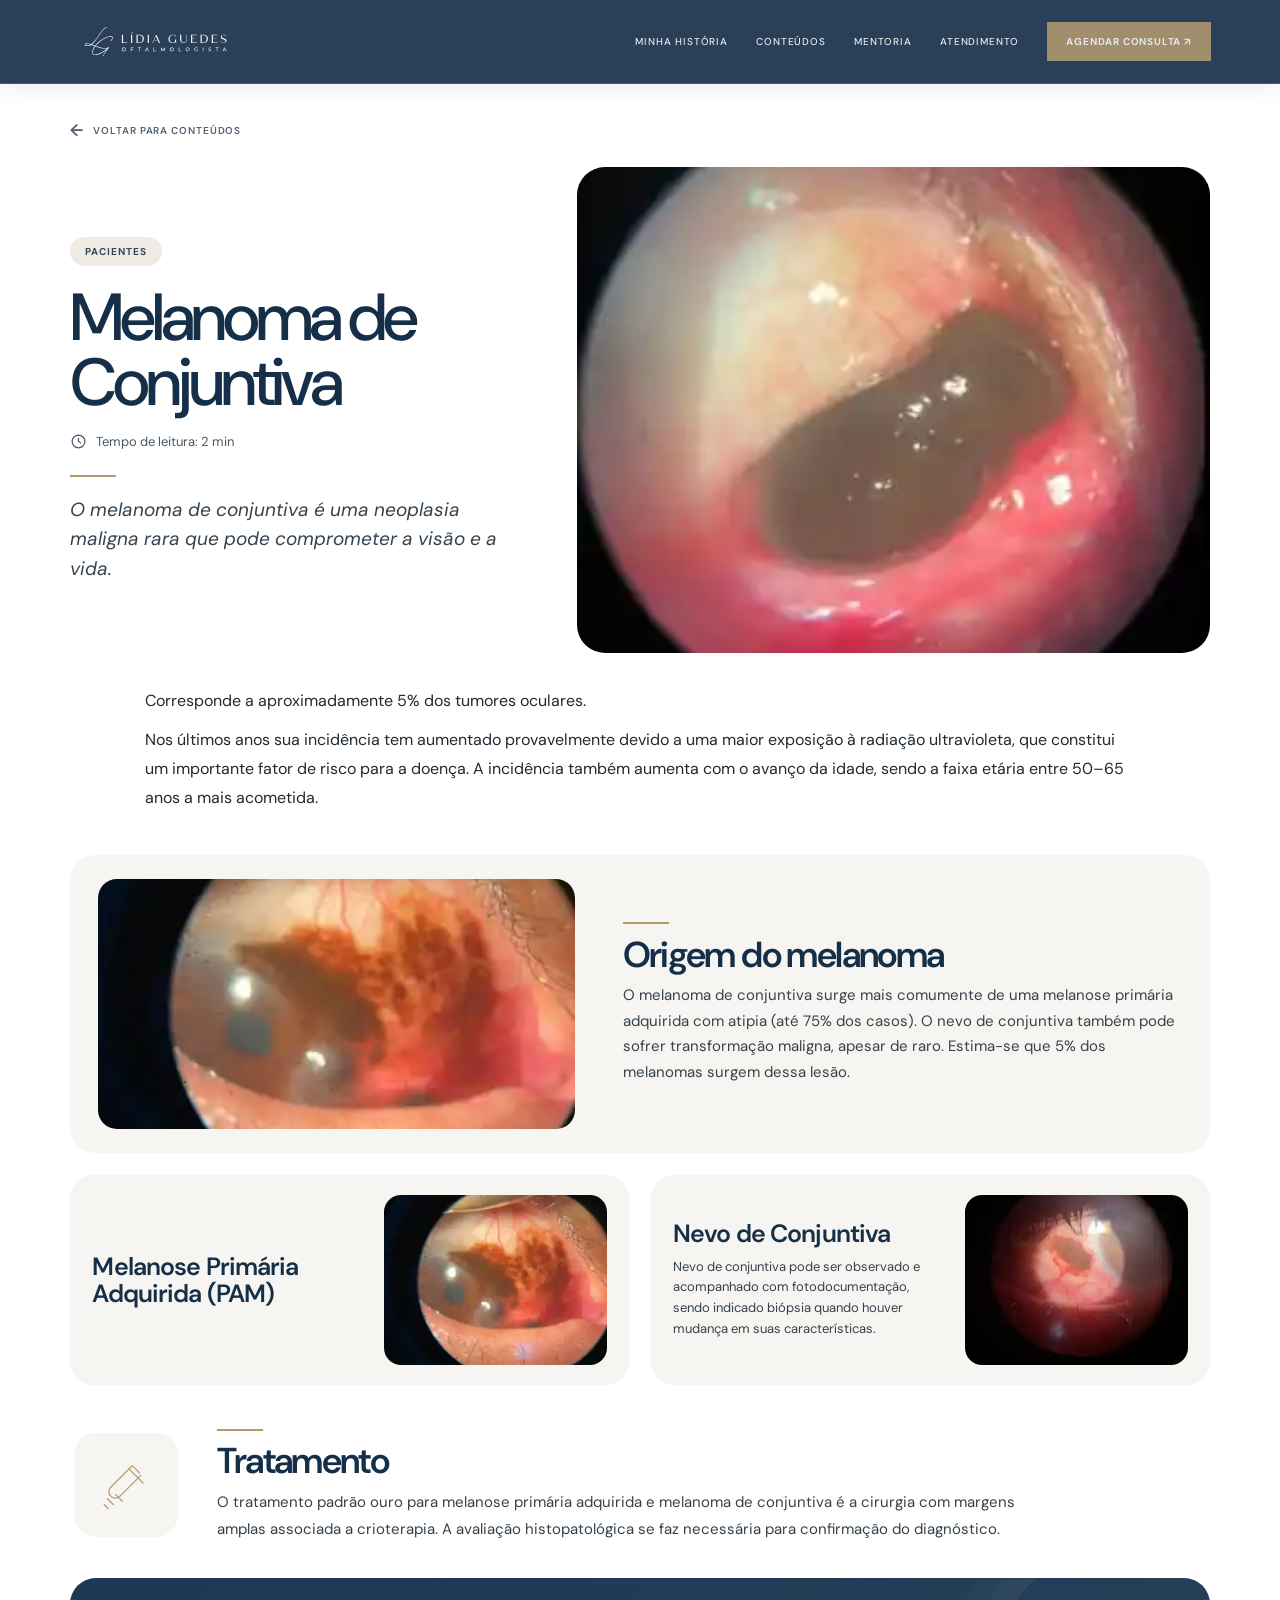
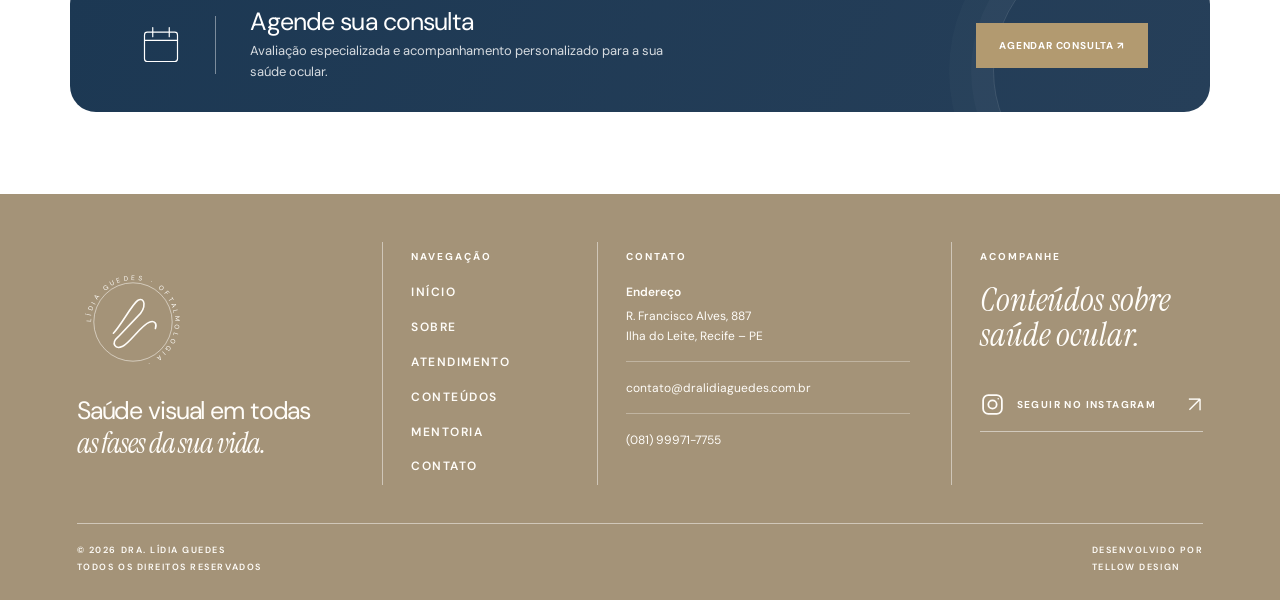
<file: melanoma-de-conjuntiva.html>
<!doctype html>
<html lang="pt-BR">
<head>
<meta charset="utf-8"><meta name="viewport" content="width=device-width,initial-scale=1"><meta name="theme-color" content="#263c55">
<meta name="description" content="Informações sobre melanoma de conjuntiva, fatores de risco, origem e tratamento.">
<title>Melanoma de Conjuntiva | Dra. Lídia Guedes</title>
<link rel="preconnect" href="https://fonts.googleapis.com"><link rel="preconnect" href="https://fonts.gstatic.com" crossorigin>
<link href="https://fonts.googleapis.com/css2?family=DM+Sans:wght@400;500;600;700&family=Instrument+Serif:ital@0;1&display=swap" rel="stylesheet">
<style>
:root{--blue:#324b67;--navy:#263c55;--ink:#102c3d;--cream:#f6f1e9;--taupe:#a49378;--gold:#b39a6b;--muted:#687582;--sans:'DM Sans',Arial,sans-serif;--serif:'Instrument Serif',Georgia,serif}
*{box-sizing:border-box}html{scroll-behavior:smooth}body{margin:0;background:#fff;color:var(--ink);font-family:var(--sans);-webkit-font-smoothing:antialiased}a{color:inherit;text-decoration:none}img{display:block;max-width:100%}
.site-header{position:sticky;top:0;z-index:20;min-height:72px;padding:12px 5.4vw;display:flex;align-items:center;justify-content:space-between;gap:28px;background:rgba(38,60,85,.98);border-bottom:1px solid rgba(255,255,255,.12);box-shadow:0 4px 22px rgba(16,35,52,.08)}
.brand{display:flex;align-items:center;width:178px;flex:0 0 auto}.brand img{width:100%;height:auto;filter:brightness(0) invert(1)}
.main-nav{display:flex;align-items:center;justify-content:flex-end;gap:clamp(16px,2.2vw,34px);color:#fff;font-size:10px;font-weight:500;letter-spacing:.085em;text-transform:uppercase}.main-nav a{opacity:.88;transition:opacity .2s}.main-nav a:hover{opacity:1}
.nav-cta,.button-gold{display:inline-flex;align-items:center;justify-content:center;gap:10px;padding:13px 19px;background:#b29a70;color:#fff!important;font-size:10px;font-weight:700;letter-spacing:.08em;text-transform:uppercase;transition:background .25s,transform .25s}.nav-cta:hover,.button-gold:hover{background:#9c8259;transform:translateY(-1px)}
.article-shell{width:min(1240px,calc(100% - 11vw));margin:0 auto;padding:36px 0 82px}.back-link{display:inline-flex;align-items:center;gap:9px;margin:0 0 28px;color:#526170;font-size:10px;font-weight:600;letter-spacing:.09em;text-transform:uppercase}.back-link span{font-size:17px;line-height:1}
.hero-grid{display:grid;grid-template-columns:minmax(280px,.82fr) minmax(0,1.18fr);gap:clamp(34px,5.3vw,76px);align-items:center;margin-bottom:34px}.category{display:inline-flex;align-items:center;border-radius:30px;padding:8px 15px;background:#efebe4;color:#34485a;font-size:10px;font-weight:700;letter-spacing:.1em;text-transform:uppercase}
h1{margin:19px 0 17px;color:#142f47;font-size:clamp(42px,5.2vw,68px);font-weight:500;line-height:.98;letter-spacing:-.06em;text-wrap:balance}.reading-time{display:flex;align-items:center;gap:9px;color:#485968;font-size:13px}.reading-time svg{width:17px;height:17px;stroke:currentColor;fill:none;stroke-width:1.7}
.gold-rule{width:46px;height:2px;margin:25px 0 18px;background:var(--gold)}.hero-lead{max-width:430px;margin:0;color:#34434f;font-size:clamp(16px,1.55vw,19px);font-style:italic;line-height:1.55}
.hero-image{width:100%;height:clamp(310px,38vw,490px);object-fit:cover;object-position:center;border-radius:28px}
.intro-copy{max-width:990px;margin:30px auto 42px;color:#202a32;font-size:16px;line-height:1.8}.intro-copy p{margin:0 0 10px}
.content-section{margin:0 0 22px}.origin-panel{display:grid;grid-template-columns:minmax(260px,.92fr) minmax(0,1.08fr);gap:clamp(28px,4vw,48px);align-items:center;padding:24px 28px;background:#f7f5f1;border-radius:25px}
.origin-panel img{width:100%;height:250px;object-fit:cover;border-radius:19px}.section-copy .gold-rule{margin:0 0 12px}h2{margin:0 0 9px;color:#142f47;font-size:clamp(27px,3vw,36px);font-weight:600;letter-spacing:-.045em;line-height:1.08}
.section-copy p{margin:0;color:#35424c;font-size:15px;line-height:1.7}
.image-cards{display:grid;grid-template-columns:1fr 1fr;gap:22px;margin:18px 0 26px}.image-card{min-width:0;display:grid;grid-template-columns:minmax(0,1fr) minmax(130px,.82fr);gap:20px;align-items:center;padding:20px 22px;background:#f7f5f1;border-radius:23px}
.image-card h3{margin:0;color:#142f47;font-size:clamp(19px,2vw,25px);font-weight:600;line-height:1.08;letter-spacing:-.035em}.image-card p{margin:10px 0 0;color:#35424c;font-size:13px;line-height:1.58}.image-card img{width:100%;height:170px;object-fit:cover;border-radius:17px}
.treatment{display:grid;grid-template-columns:116px minmax(0,1fr);gap:27px;align-items:center;padding:18px 4px 26px}.treatment-icon{width:104px;height:104px;display:grid;place-items:center;border-radius:22px;background:#f7f5f1}.treatment-icon svg{width:53px;height:53px;fill:none;stroke:var(--gold);stroke-width:1.45;stroke-linecap:round;stroke-linejoin:round}.treatment .gold-rule{margin:0 0 11px}.treatment p{max-width:830px;margin:0;color:#35424c;font-size:15px;line-height:1.75}
.appointment{position:relative;overflow:hidden;display:grid;grid-template-columns:90px minmax(0,1fr) auto;gap:28px;align-items:center;margin:10px 0 0;padding:30px clamp(24px,5vw,62px);border-radius:26px;background:linear-gradient(115deg,#1c3853,#263f59);color:#fff}
.appointment:after{content:"";position:absolute;right:-35px;bottom:-85px;width:250px;height:250px;border:1px solid rgba(255,255,255,.12);border-radius:50%;box-shadow:0 0 0 22px rgba(255,255,255,.025),0 0 0 44px rgba(255,255,255,.02);pointer-events:none}
.calendar-icon{width:58px;height:58px;display:grid;place-items:center;border-right:1px solid rgba(255,255,255,.42);padding-right:25px;box-sizing:content-box}.calendar-icon svg{width:44px;height:44px;fill:none;stroke:#fff;stroke-width:1.3;stroke-linecap:round;stroke-linejoin:round}
.appointment h2{margin:0 0 6px;color:#fff;font-size:25px;font-weight:400;letter-spacing:-.035em}.appointment p{max-width:430px;margin:0;color:rgba(255,255,255,.82);font-size:13px;line-height:1.6}.appointment .button-gold{position:relative;z-index:1;white-space:nowrap;padding:16px 23px}
.site-footer{background:#a49378;color:#fffdf9;padding:48px 6vw 24px}.footer-grid{width:min(1400px,100%);margin:0 auto;display:grid;grid-template-columns:1.1fr .72fr 1.3fr 1.05fr;gap:clamp(22px,3.2vw,48px);align-items:stretch}
.footer-brand{display:flex;flex-direction:column;justify-content:center;padding-right:22px}.footer-emblem{width:112px;height:112px;margin:0 0 18px}.footer-slogan{max-width:240px;margin:0;font-size:25px;font-weight:400;line-height:1.2;letter-spacing:-.045em}.footer-slogan em{font-family:var(--serif);font-size:29px;font-weight:400}
.footer-col{padding:8px 0 8px 28px;border-left:1px solid rgba(255,255,255,.48)}.footer-col h3{margin:0 0 20px;font-size:10px;font-weight:700;letter-spacing:.2em;text-transform:uppercase}.footer-nav{display:flex;flex-direction:column;gap:15px}
.footer-nav a,.footer-contact p,.footer-contact a{font-size:12px;line-height:1.65}.footer-nav a{font-weight:600;letter-spacing:.12em;text-transform:uppercase}.footer-contact p{margin:0 0 17px;padding-bottom:14px;border-bottom:1px solid rgba(255,255,255,.3)}.footer-contact p:last-child{margin-bottom:0;border:0}.contact-label{display:block;margin-bottom:4px;font-weight:600}
.footer-follow .script{margin:0 0 25px;font-family:var(--serif);font-size:33px;font-style:italic;line-height:1.05}.instagram-link{display:flex;align-items:center;gap:12px;padding:12px 0;border-bottom:1px solid rgba(255,255,255,.5);font-size:10px;font-weight:700;letter-spacing:.14em;text-transform:uppercase}.instagram-link svg{width:25px;height:25px;fill:none;stroke:currentColor;stroke-width:1.7}.instagram-link span:last-child{margin-left:auto;font-size:22px;font-weight:300}
.footer-bottom{width:min(1400px,100%);margin:38px auto 0;padding-top:18px;border-top:1px solid rgba(255,255,255,.48);display:flex;justify-content:space-between;gap:20px;font-size:9px;font-weight:600;letter-spacing:.17em;line-height:1.9;text-transform:uppercase}
@media(max-width:900px){.site-header{padding:13px 5vw}.brand{width:148px}.main-nav{gap:15px;font-size:9px}.footer-grid{grid-template-columns:1fr 1fr}.footer-brand{padding:0 20px 16px 0}.footer-col{padding-left:22px}}
@media(max-width:650px){.site-header{min-height:64px;padding:12px 6vw}.brand{width:145px}.main-nav{gap:0}.main-nav a:not(.nav-cta){display:none}.nav-cta{padding:11px 12px;font-size:9px}.article-shell{width:calc(100% - 11vw);padding:26px 0 56px}.back-link{margin-bottom:23px}.hero-grid{grid-template-columns:1fr;gap:24px;margin-bottom:20px}h1{max-width:540px;font-size:clamp(42px,12vw,60px);margin-top:15px}.hero-image{height:clamp(250px,72vw,390px);border-radius:22px}.intro-copy{margin:22px 0 28px;font-size:15px;line-height:1.75}.origin-panel{grid-template-columns:1fr;padding:18px;gap:19px;border-radius:21px}.origin-panel img{height:220px}.image-cards{grid-template-columns:1fr;gap:14px;margin:14px 0 20px}.image-card{grid-template-columns:minmax(0,1fr) 42%;padding:17px;border-radius:20px;gap:13px}.image-card img{height:142px}.image-card h3{font-size:20px}.image-card p{font-size:12px}.treatment{grid-template-columns:72px minmax(0,1fr);gap:16px;padding:17px 0 24px}.treatment-icon{width:70px;height:70px;border-radius:17px}.treatment-icon svg{width:42px;height:42px}.treatment p{font-size:14px}.appointment{grid-template-columns:54px 1fr;gap:16px;padding:24px 20px;border-radius:21px}.calendar-icon{width:40px;height:45px;padding-right:13px}.calendar-icon svg{width:37px;height:37px}.appointment h2{font-size:22px}.appointment p{font-size:12px}.appointment .button-gold{grid-column:1/-1;justify-self:start;margin-left:70px;padding:14px 17px}.site-footer{padding:36px 7vw 20px}.footer-grid{grid-template-columns:1fr 1fr;gap:25px 12px}.footer-brand{padding:0 8px 10px 0}.footer-emblem{width:84px;height:84px;margin-bottom:12px}.footer-slogan{font-size:20px}.footer-slogan em{font-size:24px}.footer-col{padding:5px 0 5px 15px}.footer-col h3{margin-bottom:13px;font-size:9px}.footer-nav{gap:11px}.footer-nav a,.footer-contact p,.footer-contact a{font-size:10px}.footer-contact p{margin-bottom:11px;padding-bottom:10px}.footer-follow .script{font-size:26px;margin-bottom:16px}.instagram-link{font-size:8px;gap:8px}.footer-bottom{margin-top:27px;padding-top:14px;font-size:7px;letter-spacing:.12em}}
@media(prefers-reduced-motion:reduce){html{scroll-behavior:auto}*,*::before,*::after{transition:none!important}}
</style>
</head>
<body>
<header class="site-header">
<a class="brand" href="index.html#inicio" aria-label="Dra. Lídia Guedes — início"><img src="assets/home-inline-01.svg" alt="Lídia Guedes — Oftalmologista"></a>
<nav class="main-nav" aria-label="Navegação principal">
<a href="index.html#scrollStage">Minha história</a><a href="index.html#conteudos-por-publico">Conteúdos</a><a href="index.html#mentoria">Mentoria</a><a href="https://wa.me/5581999717755">Atendimento</a>
<a class="nav-cta" href="https://wa.me/5581999717755?text=Ol%C3%A1%2C%20gostaria%20de%20agendar%20uma%20consulta">Agendar consulta ↗</a>
</nav>
</header>
<main class="article-shell">
<a class="back-link" href="index.html#conteudos-por-publico"><span aria-hidden="true">←</span> Voltar para conteúdos</a>
<section class="hero-grid" aria-labelledby="article-title">
<div><span class="category">Pacientes</span><h1 id="article-title">Melanoma de Conjuntiva</h1>
<div class="reading-time"><svg viewBox="0 0 24 24" aria-hidden="true"><circle cx="12" cy="12" r="9"></circle><path d="M12 7v5l3.5 2"></path></svg><span>Tempo de leitura: 2 min</span></div>
<div class="gold-rule"></div><p class="hero-lead">O melanoma de conjuntiva é uma neoplasia maligna rara que pode comprometer a visão e a vida.</p></div>
<img class="hero-image" src="assets/melanoma-hero.webp" alt="Imagem clínica de uma lesão pigmentada na conjuntiva">
</section>
<section class="intro-copy" aria-label="Apresentação e fatores de risco">
<p>Corresponde a aproximadamente 5% dos tumores oculares.</p>
<p>Nos últimos anos sua incidência tem aumentado provavelmente devido a uma maior exposição à radiação ultravioleta, que constitui um importante fator de risco para a doença. A incidência também aumenta com o avanço da idade, sendo a faixa etária entre 50–65 anos a mais acometida.</p>
</section>
<section class="content-section origin-panel" aria-labelledby="origin-title">
<img src="assets/pam.webp" alt="Imagem clínica de melanose primária adquirida">
<div class="section-copy"><div class="gold-rule"></div><h2 id="origin-title">Origem do melanoma</h2>
<p>O melanoma de conjuntiva surge mais comumente de uma melanose primária adquirida com atipia (até 75% dos casos). O nevo de conjuntiva também pode sofrer transformação maligna, apesar de raro. Estima-se que 5% dos melanomas surgem dessa lesão.</p></div>
</section>
<section class="image-cards" aria-label="Lesões relacionadas">
<article class="image-card"><h3>Melanose Primária Adquirida (PAM)</h3><img src="assets/pam.webp" alt="Melanose primária adquirida (PAM)"></article>
<article class="image-card"><div><h3>Nevo de Conjuntiva</h3><p>Nevo de conjuntiva pode ser observado e acompanhado com fotodocumentação, sendo indicado biópsia quando houver mudança em suas características.</p></div><img src="assets/nevo.webp" alt="Imagem clínica de nevo de conjuntiva"></article>
</section>
<section class="treatment" aria-labelledby="treatment-title">
<div class="treatment-icon" aria-hidden="true"><svg viewBox="0 0 64 64"><path d="M39 8l9 9M35 12l17 17M38 9L12 35a8 8 0 0 0 11 11l26-26"></path><path d="M9 48l7 7M5 55l5 5M19 43l8 8"></path></svg></div>
<div><div class="gold-rule"></div><h2 id="treatment-title">Tratamento</h2><p>O tratamento padrão ouro para melanose primária adquirida e melanoma de conjuntiva é a cirurgia com margens amplas associada a crioterapia. A avaliação histopatológica se faz necessária para confirmação do diagnóstico.</p></div>
</section>
<section class="appointment" aria-label="Agendamento de consulta">
<div class="calendar-icon" aria-hidden="true"><svg viewBox="0 0 48 48"><rect x="6" y="10" width="36" height="32" rx="3"></rect><path d="M15 5v10M33 5v10M6 19h36"></path></svg></div>
<div><h2>Agende sua consulta</h2><p>Avaliação especializada e acompanhamento personalizado para a sua saúde ocular.</p></div>
<a class="button-gold" href="https://wa.me/5581999717755?text=Ol%C3%A1%2C%20gostaria%20de%20agendar%20uma%20consulta">Agendar consulta ↗</a>
</section>
</main>
<footer class="site-footer">
<div class="footer-grid">
<div class="footer-brand">
<svg class="footer-emblem" viewBox="0 0 120 120" role="img" aria-label="Lídia Guedes Oftalmologia"><defs><path id="circleText" d="M60,60 m-45,0 a45,45 0 1,1 90,0 a45,45 0 1,1 -90,0"></path></defs><circle cx="60" cy="60" r="42" fill="none" stroke="rgba(255,253,249,.8)" stroke-width=".7"></circle><text fill="#fffdf9" font-size="7" letter-spacing="3.2"><textPath href="#circleText">LÍDIA GUEDES · OFTALMOLOGIA · </textPath></text><path d="M39 72c8-8 20-31 26-35 8-5 10 8 0 17L44 76c-8 7-3 14 5 10 8-4 20-23 29-26 5-2 8 2 6 7" fill="none" stroke="#fffdf9" stroke-width="1.7" stroke-linecap="round"></path></svg>
<p class="footer-slogan">Saúde visual em todas<br><em>as fases da sua vida.</em></p>
</div>
<div class="footer-col"><h3>Navegação</h3><nav class="footer-nav" aria-label="Navegação do rodapé"><a href="index.html#inicio">Início</a><a href="index.html#scrollStage">Sobre</a><a href="https://wa.me/5581999717755">Atendimento</a><a href="index.html#conteudos-por-publico">Conteúdos</a><a href="index.html#mentoria">Mentoria</a><a href="https://wa.me/5581999717755">Contato</a></nav></div>
<div class="footer-col footer-contact"><h3>Contato</h3><p><span class="contact-label">Endereço</span>R. Francisco Alves, 887<br>Ilha do Leite, Recife – PE</p><p><a href="mailto:contato@dralidiaguedes.com.br">contato@dralidiaguedes.com.br</a></p><p><a href="tel:+5581999717755">(081) 99971-7755</a></p></div>
<div class="footer-col footer-follow"><h3>Acompanhe</h3><p class="script">Conteúdos sobre<br>saúde ocular.</p><a class="instagram-link" href="https://www.instagram.com/" target="_blank" rel="noopener noreferrer"><svg viewBox="0 0 24 24" aria-hidden="true"><rect x="3" y="3" width="18" height="18" rx="5"></rect><circle cx="12" cy="12" r="4"></circle><circle cx="17.5" cy="6.5" r=".8" fill="currentColor" stroke="none"></circle></svg><span>Seguir no Instagram</span><span aria-hidden="true">↗</span></a></div>
</div>
<div class="footer-bottom"><span>© 2026 Dra. Lídia Guedes<br>Todos os direitos reservados</span><span>Desenvolvido por<br>Tellow Design</span></div>
</footer>
</body></html>
</file>
